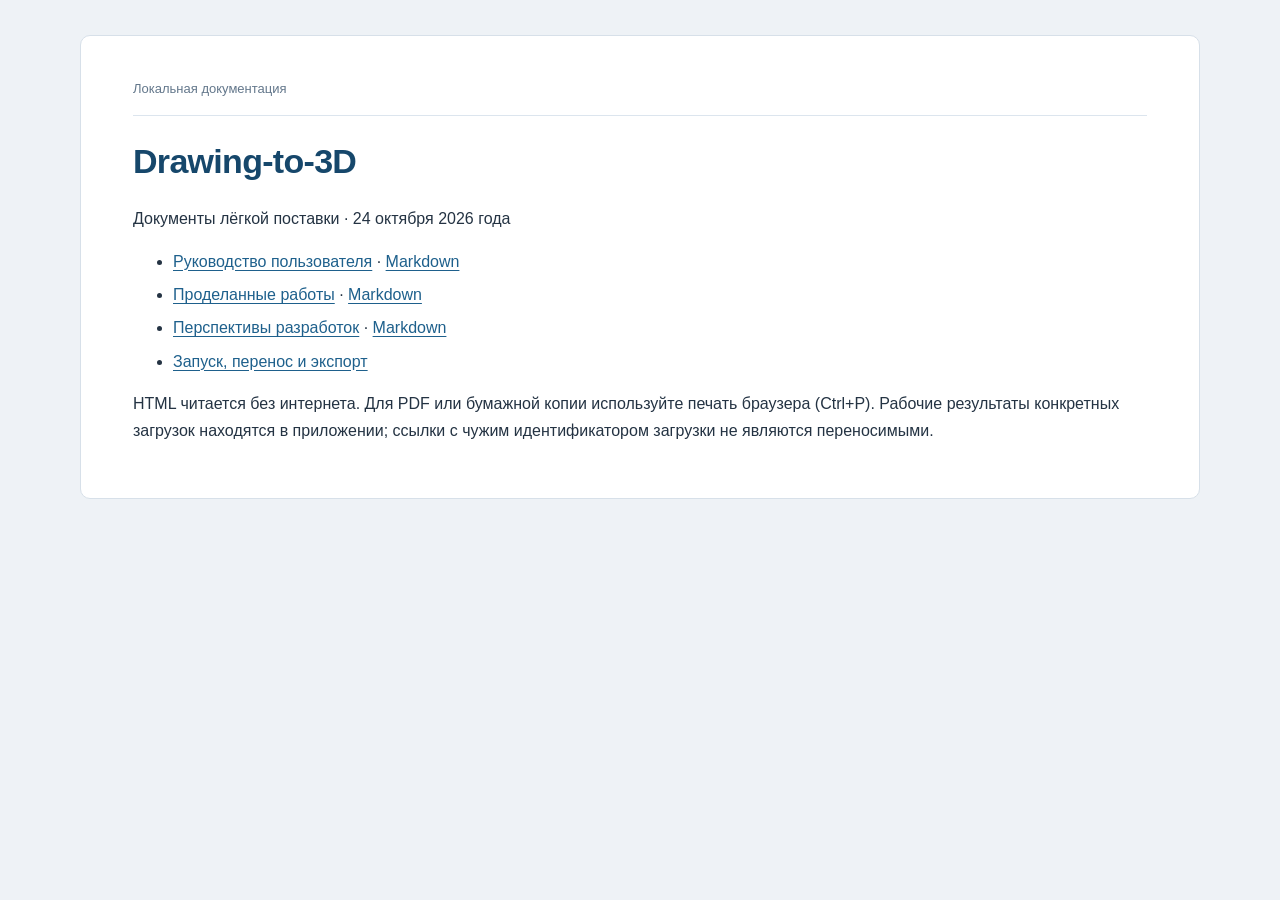
<file: docs/index.html>
<!doctype html><html lang="ru"><head><meta charset="utf-8"><meta name="viewport" content="width=device-width,initial-scale=1"><title>Документация Drawing-to-3D</title><style>
*{box-sizing:border-box}body{font:16px/1.65 "Segoe UI",Arial,sans-serif;color:#243343;background:#eef2f6;margin:0}
main{max-width:1120px;margin:35px auto;background:white;padding:42px 52px;border-radius:10px;border:1px solid #d7e0e9}
nav{font-size:13px;color:#63778b;border-bottom:1px solid #dce5ee;padding-bottom:16px;margin-bottom:25px}
h1{font-size:34px;line-height:1.2;letter-spacing:-.7px;margin:0 0 24px;color:#16476b}
h2{font-size:23px;line-height:1.35;margin:36px 0 14px;padding-top:12px;border-top:2px solid #edf2f7;color:#16476b}
h3{font-size:19px;margin-top:27px}p{margin:12px 0}a{color:#1e608c;text-underline-offset:3px}
table{border-collapse:collapse;width:100%;font-size:14px;line-height:1.5;margin:20px 0;table-layout:fixed}
th,td{border:1px solid #d8e1ea;padding:10px 12px;text-align:left;vertical-align:top;overflow-wrap:anywhere}
th{background:#eaf1f7;color:#16476b}tr:nth-child(even) td{background:#f8fafc}
code{background:#edf2f6;padding:2px 5px;border-radius:3px;font:13px/1.5 Consolas,monospace;overflow-wrap:anywhere}
pre{padding:18px;background:#172e43;color:#e5eef6;overflow:auto;border-radius:5px}pre code{background:none;color:inherit;padding:0}
li{margin:7px 0}strong{color:#193b56}.source{font-size:13px;margin-top:40px;color:#718091}
@media(max-width:800px){main{margin:0;padding:24px 18px;border:0;border-radius:0}h1{font-size:28px}table{font-size:12px}th,td{padding:7px}}
@page{size:A4;margin:18mm 15mm}@media print{body{background:white;font-size:10pt}main{margin:0;padding:0;border:0;max-width:none}nav,.source{display:none}h1{font-size:25pt}h2{font-size:16pt;break-after:avoid}h3{break-after:avoid}table{font-size:8pt}thead{display:table-header-group}tr{break-inside:avoid}pre{white-space:pre-wrap}a{color:inherit;text-decoration:none}}
</style></head><body><main><nav>Локальная документация</nav><h1>Drawing-to-3D</h1><p>Документы лёгкой поставки · 24 октября 2026 года</p><ul><li><a href="руководство пользователя.html">Руководство пользователя</a> · <a href="руководство пользователя.md">Markdown</a></li><li><a href="проделанные работы.html">Проделанные работы</a> · <a href="проделанные работы.md">Markdown</a></li><li><a href="перспективы разработок.html">Перспективы разработок</a> · <a href="перспективы разработок.md">Markdown</a></li><li><a href="../README.html">Запуск, перенос и экспорт</a></li></ul><p>HTML читается без интернета. Для PDF или бумажной копии используйте печать браузера (Ctrl+P). Рабочие результаты конкретных загрузок находятся в приложении; ссылки с чужим идентификатором загрузки не являются переносимыми.</p></main></body></html>
</file>
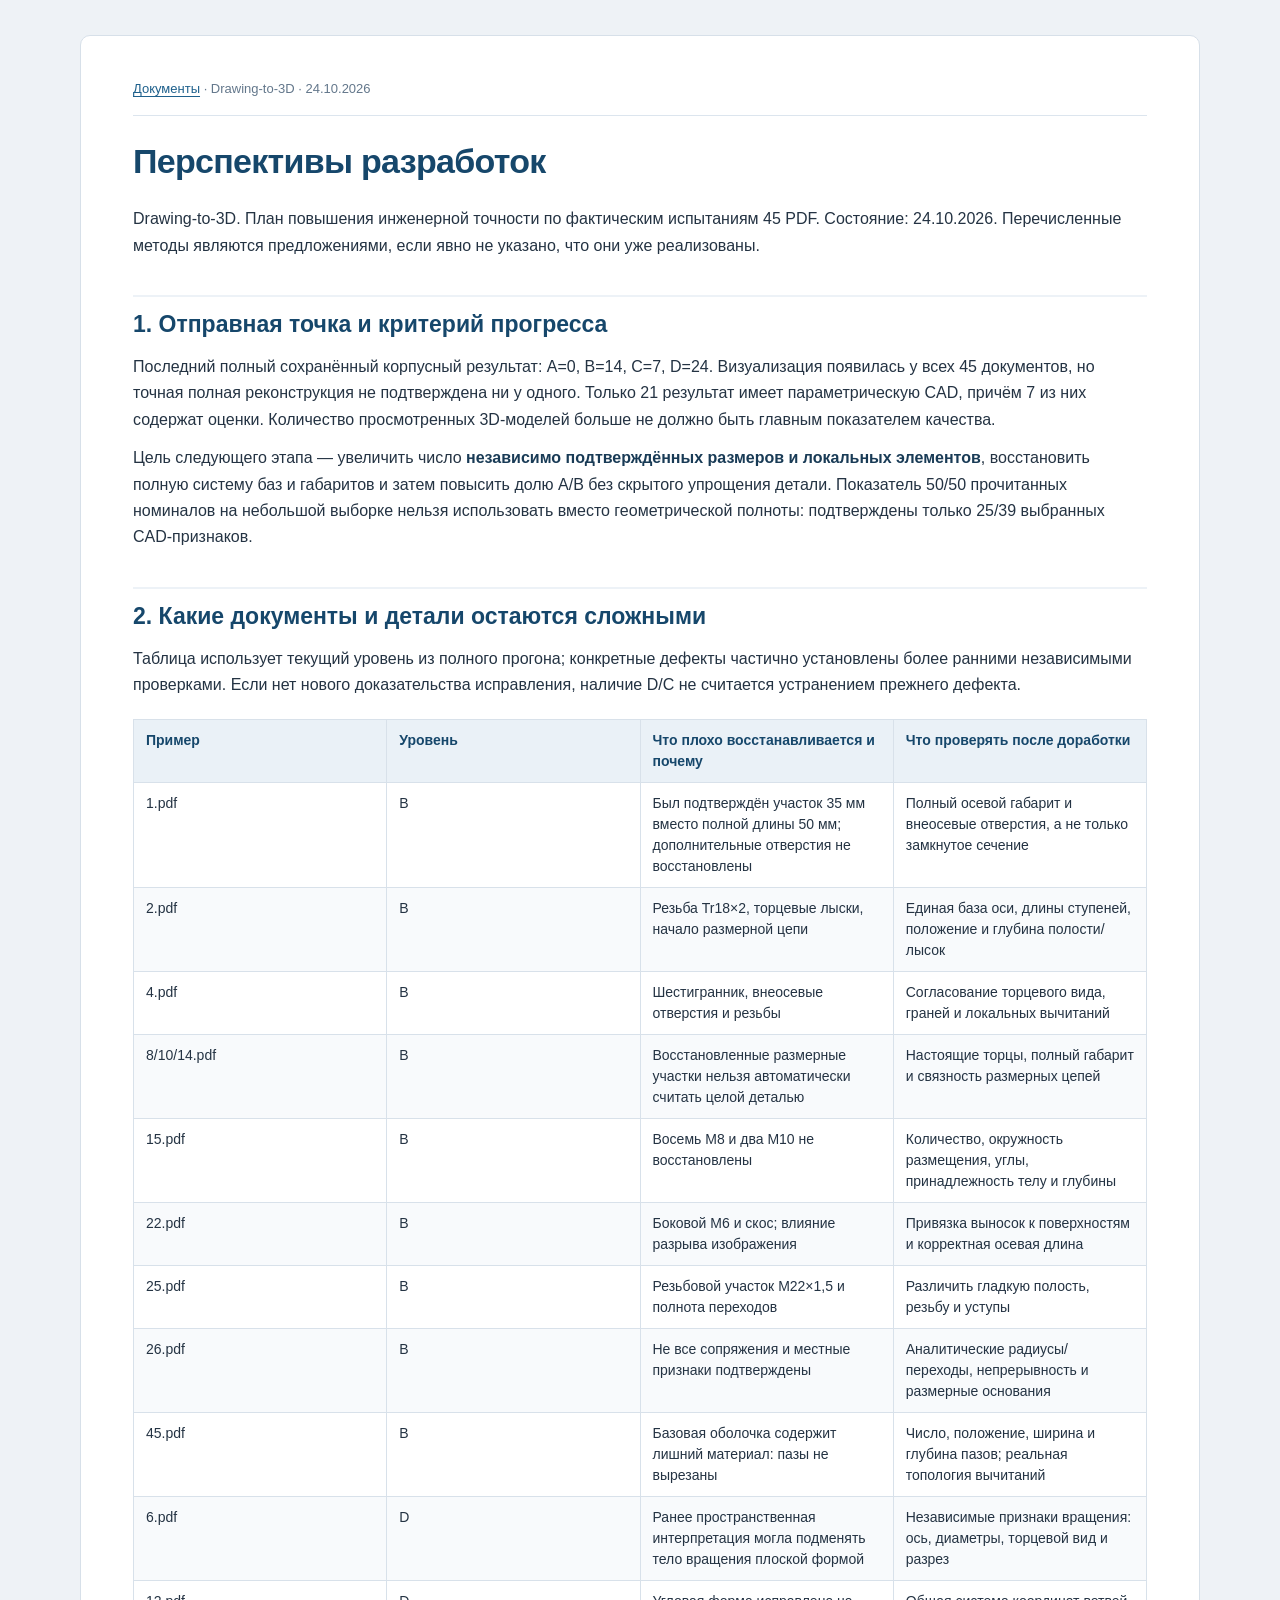
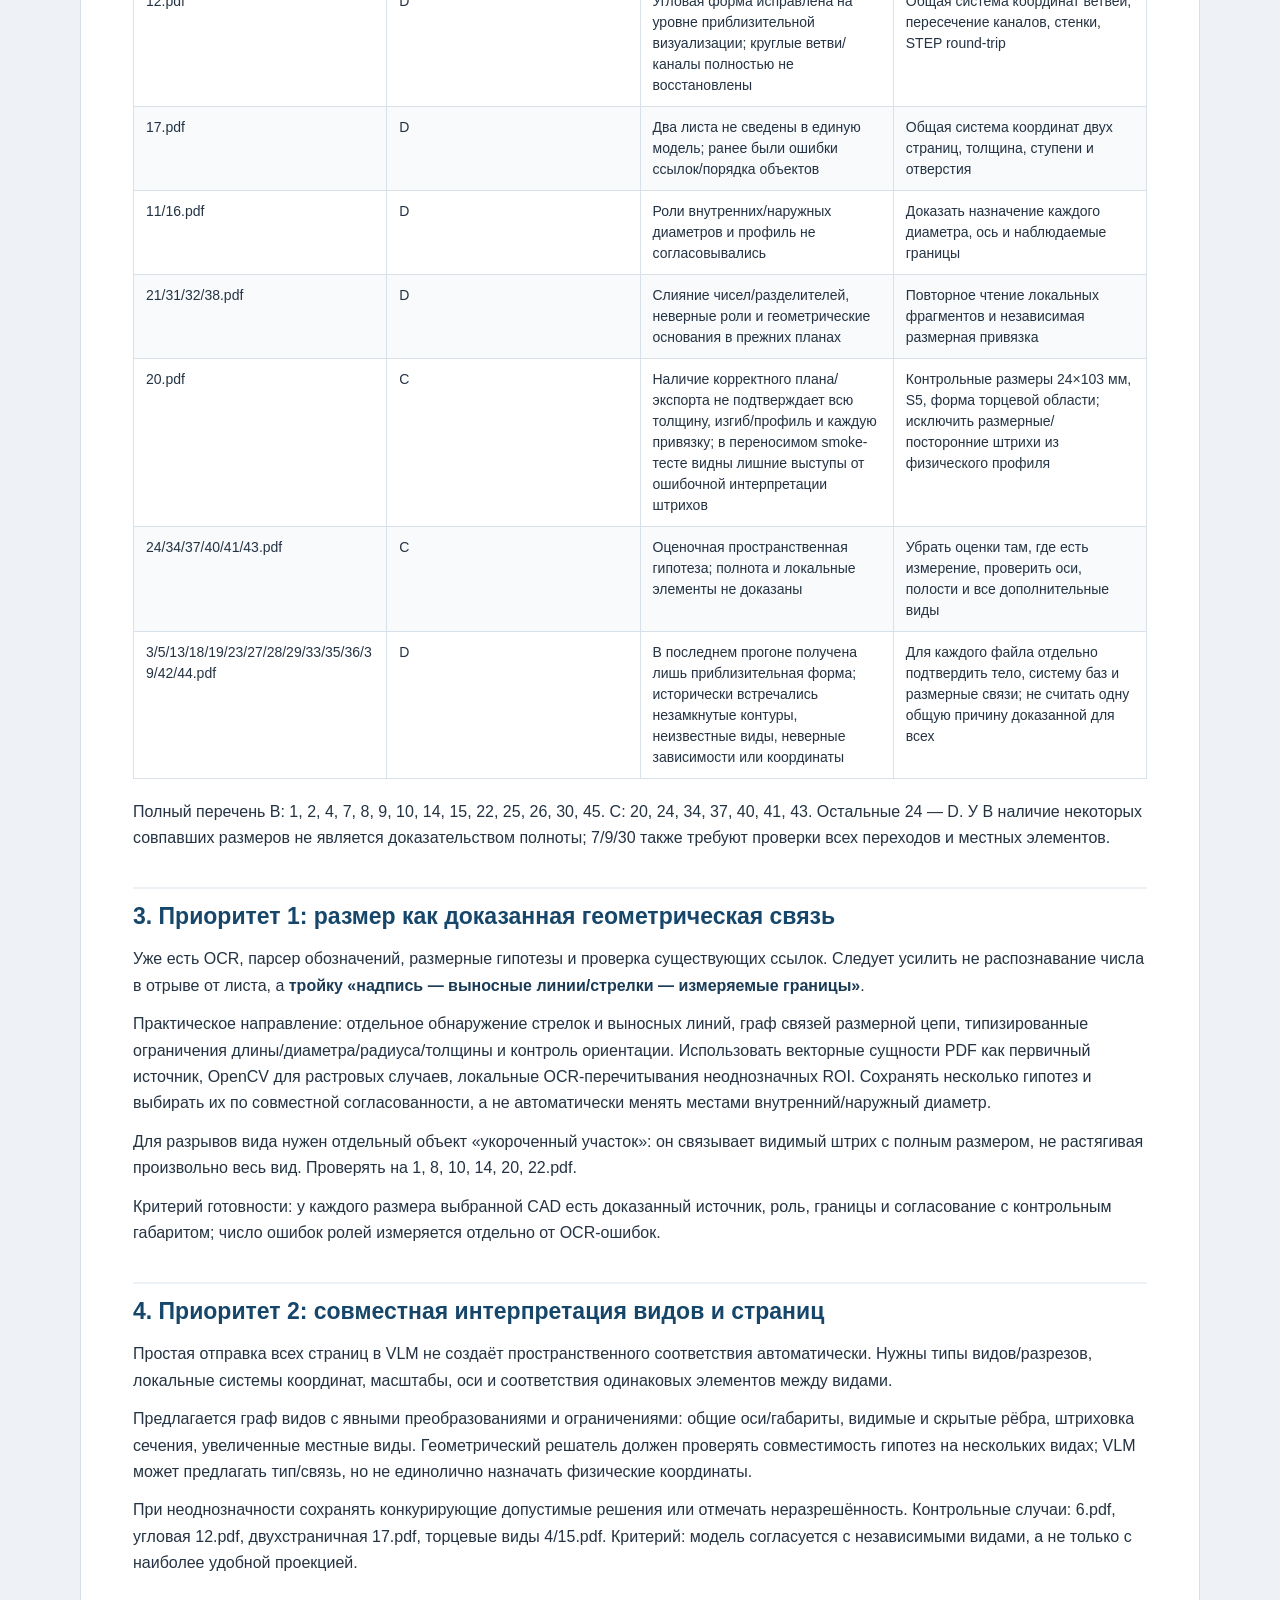
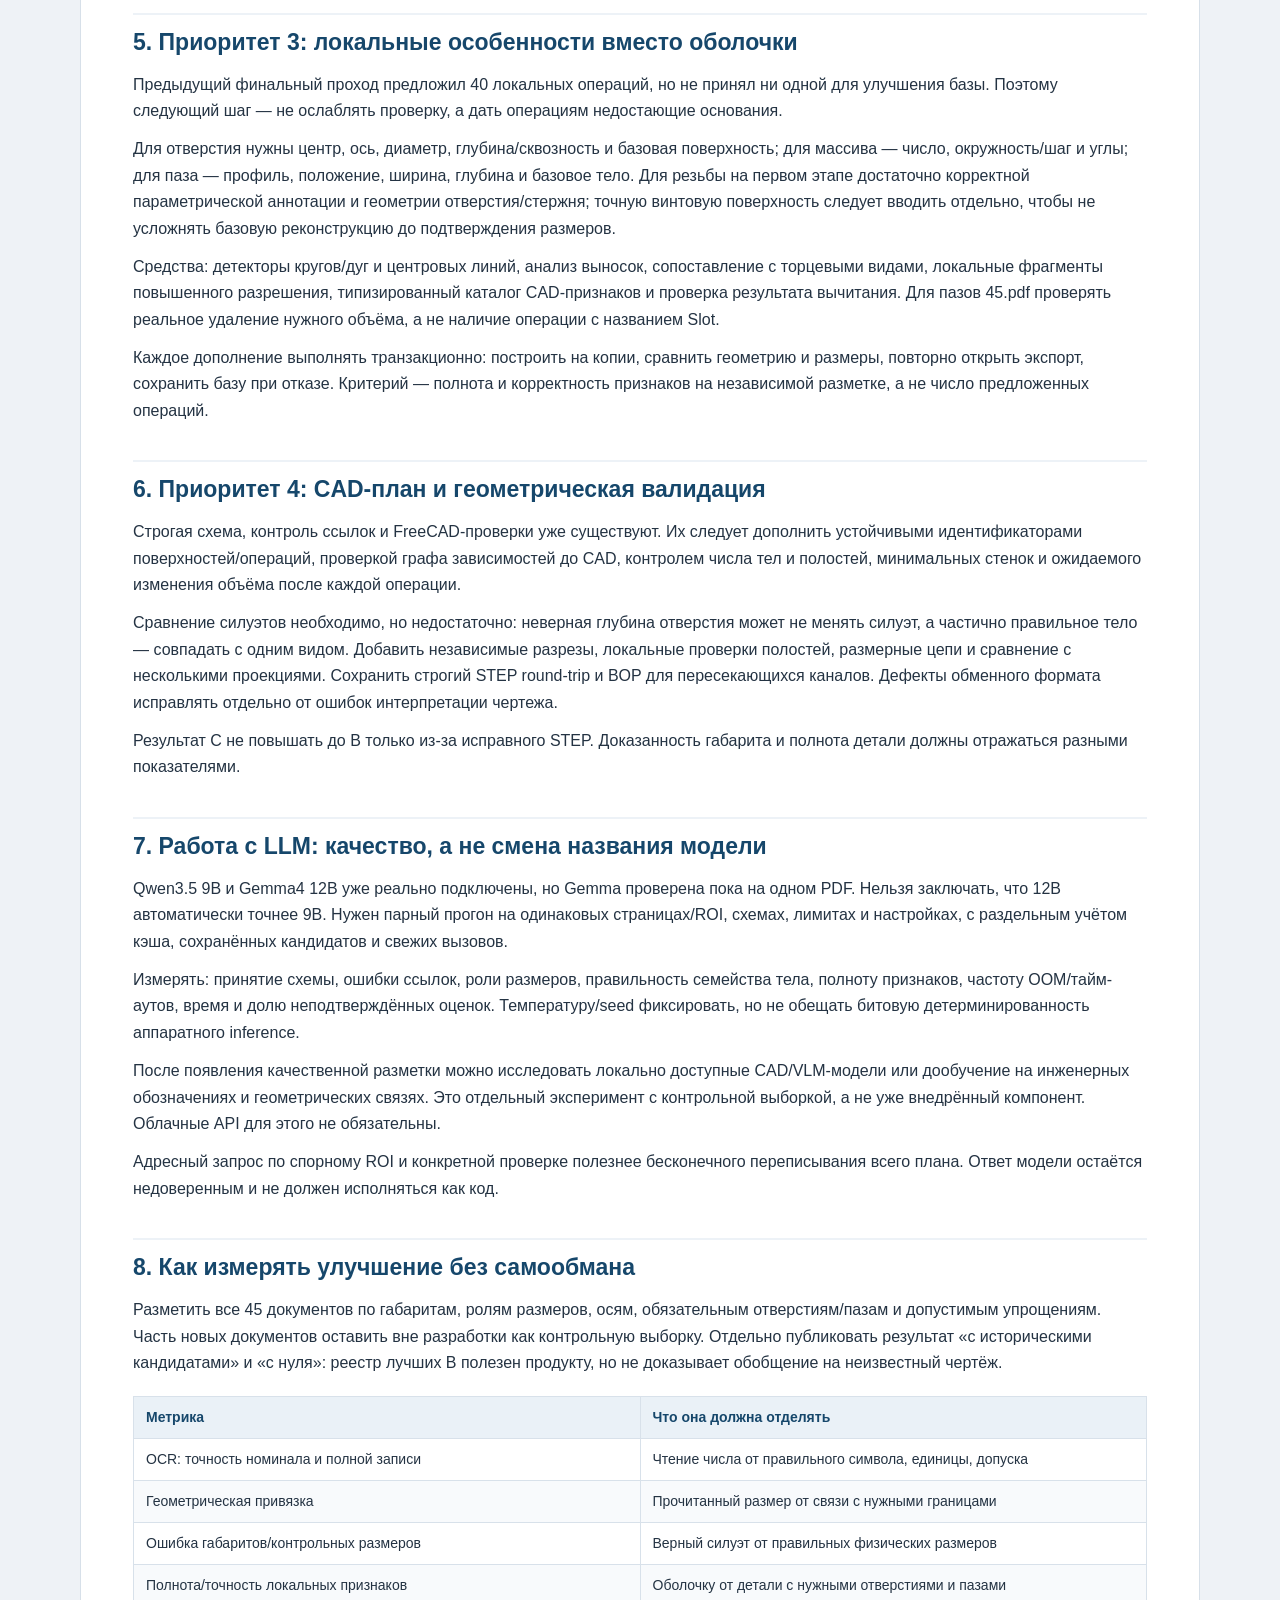
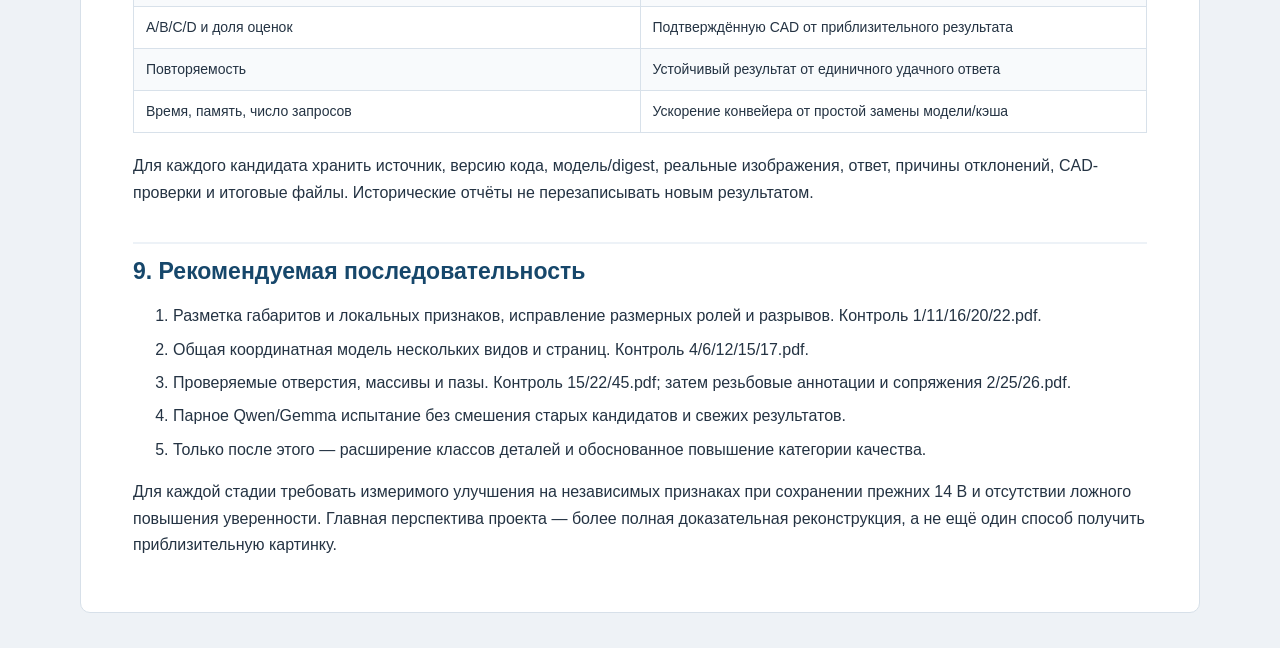
<file: docs/перспективы разработок.html>
<!doctype html><html lang="ru"><head><meta charset="utf-8"><meta name="viewport" content="width=device-width,initial-scale=1"><title>Перспективы разработок</title><style>
*{box-sizing:border-box}body{font:16px/1.65 "Segoe UI",Arial,sans-serif;color:#243343;background:#eef2f6;margin:0}
main{max-width:1120px;margin:35px auto;background:white;padding:42px 52px;border-radius:10px;border:1px solid #d7e0e9}
nav{font-size:13px;color:#63778b;border-bottom:1px solid #dce5ee;padding-bottom:16px;margin-bottom:25px}
h1{font-size:34px;line-height:1.2;letter-spacing:-.7px;margin:0 0 24px;color:#16476b}
h2{font-size:23px;line-height:1.35;margin:36px 0 14px;padding-top:12px;border-top:2px solid #edf2f7;color:#16476b}
h3{font-size:19px;margin-top:27px}p{margin:12px 0}a{color:#1e608c;text-underline-offset:3px}
table{border-collapse:collapse;width:100%;font-size:14px;line-height:1.5;margin:20px 0;table-layout:fixed}
th,td{border:1px solid #d8e1ea;padding:10px 12px;text-align:left;vertical-align:top;overflow-wrap:anywhere}
th{background:#eaf1f7;color:#16476b}tr:nth-child(even) td{background:#f8fafc}
code{background:#edf2f6;padding:2px 5px;border-radius:3px;font:13px/1.5 Consolas,monospace;overflow-wrap:anywhere}
pre{padding:18px;background:#172e43;color:#e5eef6;overflow:auto;border-radius:5px}pre code{background:none;color:inherit;padding:0}
li{margin:7px 0}strong{color:#193b56}.source{font-size:13px;margin-top:40px;color:#718091}
@media(max-width:800px){main{margin:0;padding:24px 18px;border:0;border-radius:0}h1{font-size:28px}table{font-size:12px}th,td{padding:7px}}
@page{size:A4;margin:18mm 15mm}@media print{body{background:white;font-size:10pt}main{margin:0;padding:0;border:0;max-width:none}nav,.source{display:none}h1{font-size:25pt}h2{font-size:16pt;break-after:avoid}h3{break-after:avoid}table{font-size:8pt}thead{display:table-header-group}tr{break-inside:avoid}pre{white-space:pre-wrap}a{color:inherit;text-decoration:none}}
</style></head><body><main><nav><a href="index.html">Документы</a> · Drawing-to-3D · 24.10.2026</nav><h1>Перспективы разработок</h1>
<p>Drawing-to-3D. План повышения инженерной точности по фактическим испытаниям 45 PDF. Состояние: 24.10.2026. Перечисленные методы являются предложениями, если явно не указано, что они уже реализованы.</p>
<h2>1. Отправная точка и критерий прогресса</h2>
<p>Последний полный сохранённый корпусный результат: A=0, B=14, C=7, D=24. Визуализация появилась у всех 45 документов, но точная полная реконструкция не подтверждена ни у одного. Только 21 результат имеет параметрическую CAD, причём 7 из них содержат оценки. Количество просмотренных 3D-моделей больше не должно быть главным показателем качества.</p>
<p>Цель следующего этапа — увеличить число <strong>независимо подтверждённых размеров и локальных элементов</strong>, восстановить полную систему баз и габаритов и затем повысить долю A/B без скрытого упрощения детали. Показатель 50/50 прочитанных номиналов на небольшой выборке нельзя использовать вместо геометрической полноты: подтверждены только 25/39 выбранных CAD-признаков.</p>
<h2>2. Какие документы и детали остаются сложными</h2>
<p>Таблица использует текущий уровень из полного прогона; конкретные дефекты частично установлены более ранними независимыми проверками. Если нет нового доказательства исправления, наличие D/C не считается устранением прежнего дефекта.</p>
<table><thead><tr><th>Пример</th><th>Уровень</th><th>Что плохо восстанавливается и почему</th><th>Что проверять после доработки</th></tr></thead><tbody><tr><td>1.pdf</td><td>B</td><td>Был подтверждён участок 35 мм вместо полной длины 50 мм; дополнительные отверстия не восстановлены</td><td>Полный осевой габарит и внеосевые отверстия, а не только замкнутое сечение</td></tr><tr><td>2.pdf</td><td>B</td><td>Резьба Tr18×2, торцевые лыски, начало размерной цепи</td><td>Единая база оси, длины ступеней, положение и глубина полости/лысок</td></tr><tr><td>4.pdf</td><td>B</td><td>Шестигранник, внеосевые отверстия и резьбы</td><td>Согласование торцевого вида, граней и локальных вычитаний</td></tr><tr><td>8/10/14.pdf</td><td>B</td><td>Восстановленные размерные участки нельзя автоматически считать целой деталью</td><td>Настоящие торцы, полный габарит и связность размерных цепей</td></tr><tr><td>15.pdf</td><td>B</td><td>Восемь M8 и два M10 не восстановлены</td><td>Количество, окружность размещения, углы, принадлежность телу и глубины</td></tr><tr><td>22.pdf</td><td>B</td><td>Боковой M6 и скос; влияние разрыва изображения</td><td>Привязка выносок к поверхностям и корректная осевая длина</td></tr><tr><td>25.pdf</td><td>B</td><td>Резьбовой участок M22×1,5 и полнота переходов</td><td>Различить гладкую полость, резьбу и уступы</td></tr><tr><td>26.pdf</td><td>B</td><td>Не все сопряжения и местные признаки подтверждены</td><td>Аналитические радиусы/переходы, непрерывность и размерные основания</td></tr><tr><td>45.pdf</td><td>B</td><td>Базовая оболочка содержит лишний материал: пазы не вырезаны</td><td>Число, положение, ширина и глубина пазов; реальная топология вычитаний</td></tr><tr><td>6.pdf</td><td>D</td><td>Ранее пространственная интерпретация могла подменять тело вращения плоской формой</td><td>Независимые признаки вращения: ось, диаметры, торцевой вид и разрез</td></tr><tr><td>12.pdf</td><td>D</td><td>Угловая форма исправлена на уровне приблизительной визуализации; круглые ветви/каналы полностью не восстановлены</td><td>Общая система координат ветвей, пересечение каналов, стенки, STEP round-trip</td></tr><tr><td>17.pdf</td><td>D</td><td>Два листа не сведены в единую модель; ранее были ошибки ссылок/порядка объектов</td><td>Общая система координат двух страниц, толщина, ступени и отверстия</td></tr><tr><td>11/16.pdf</td><td>D</td><td>Роли внутренних/наружных диаметров и профиль не согласовывались</td><td>Доказать назначение каждого диаметра, ось и наблюдаемые границы</td></tr><tr><td>21/31/32/38.pdf</td><td>D</td><td>Слияние чисел/разделителей, неверные роли и геометрические основания в прежних планах</td><td>Повторное чтение локальных фрагментов и независимая размерная привязка</td></tr><tr><td>20.pdf</td><td>C</td><td>Наличие корректного плана/экспорта не подтверждает всю толщину, изгиб/профиль и каждую привязку; в переносимом smoke-тесте видны лишние выступы от ошибочной интерпретации штрихов</td><td>Контрольные размеры 24×103 мм, S5, форма торцевой области; исключить размерные/посторонние штрихи из физического профиля</td></tr><tr><td>24/34/37/40/41/43.pdf</td><td>C</td><td>Оценочная пространственная гипотеза; полнота и локальные элементы не доказаны</td><td>Убрать оценки там, где есть измерение, проверить оси, полости и все дополнительные виды</td></tr><tr><td>3/5/13/18/19/23/27/28/29/33/35/36/39/42/44.pdf</td><td>D</td><td>В последнем прогоне получена лишь приблизительная форма; исторически встречались незамкнутые контуры, неизвестные виды, неверные зависимости или координаты</td><td>Для каждого файла отдельно подтвердить тело, систему баз и размерные связи; не считать одну общую причину доказанной для всех</td></tr></tbody></table>
<p>Полный перечень B: 1, 2, 4, 7, 8, 9, 10, 14, 15, 22, 25, 26, 30, 45. C: 20, 24, 34, 37, 40, 41, 43. Остальные 24 — D. У B наличие некоторых совпавших размеров не является доказательством полноты; 7/9/30 также требуют проверки всех переходов и местных элементов.</p>
<h2>3. Приоритет 1: размер как доказанная геометрическая связь</h2>
<p>Уже есть OCR, парсер обозначений, размерные гипотезы и проверка существующих ссылок. Следует усилить не распознавание числа в отрыве от листа, а <strong>тройку «надпись — выносные линии/стрелки — измеряемые границы»</strong>.</p>
<p>Практическое направление: отдельное обнаружение стрелок и выносных линий, граф связей размерной цепи, типизированные ограничения длины/диаметра/радиуса/толщины и контроль ориентации. Использовать векторные сущности PDF как первичный источник, OpenCV для растровых случаев, локальные OCR-перечитывания неоднозначных ROI. Сохранять несколько гипотез и выбирать их по совместной согласованности, а не автоматически менять местами внутренний/наружный диаметр.</p>
<p>Для разрывов вида нужен отдельный объект «укороченный участок»: он связывает видимый штрих с полным размером, не растягивая произвольно весь вид. Проверять на 1, 8, 10, 14, 20, 22.pdf.</p>
<p>Критерий готовности: у каждого размера выбранной CAD есть доказанный источник, роль, границы и согласование с контрольным габаритом; число ошибок ролей измеряется отдельно от OCR-ошибок.</p>
<h2>4. Приоритет 2: совместная интерпретация видов и страниц</h2>
<p>Простая отправка всех страниц в VLM не создаёт пространственного соответствия автоматически. Нужны типы видов/разрезов, локальные системы координат, масштабы, оси и соответствия одинаковых элементов между видами.</p>
<p>Предлагается граф видов с явными преобразованиями и ограничениями: общие оси/габариты, видимые и скрытые рёбра, штриховка сечения, увеличенные местные виды. Геометрический решатель должен проверять совместимость гипотез на нескольких видах; VLM может предлагать тип/связь, но не единолично назначать физические координаты.</p>
<p>При неоднозначности сохранять конкурирующие допустимые решения или отмечать неразрешённость. Контрольные случаи: 6.pdf, угловая 12.pdf, двухстраничная 17.pdf, торцевые виды 4/15.pdf. Критерий: модель согласуется с независимыми видами, а не только с наиболее удобной проекцией.</p>
<h2>5. Приоритет 3: локальные особенности вместо оболочки</h2>
<p>Предыдущий финальный проход предложил 40 локальных операций, но не принял ни одной для улучшения базы. Поэтому следующий шаг — не ослаблять проверку, а дать операциям недостающие основания.</p>
<p>Для отверстия нужны центр, ось, диаметр, глубина/сквозность и базовая поверхность; для массива — число, окружность/шаг и углы; для паза — профиль, положение, ширина, глубина и базовое тело. Для резьбы на первом этапе достаточно корректной параметрической аннотации и геометрии отверстия/стержня; точную винтовую поверхность следует вводить отдельно, чтобы не усложнять базовую реконструкцию до подтверждения размеров.</p>
<p>Средства: детекторы кругов/дуг и центровых линий, анализ выносок, сопоставление с торцевыми видами, локальные фрагменты повышенного разрешения, типизированный каталог CAD-признаков и проверка результата вычитания. Для пазов 45.pdf проверять реальное удаление нужного объёма, а не наличие операции с названием Slot.</p>
<p>Каждое дополнение выполнять транзакционно: построить на копии, сравнить геометрию и размеры, повторно открыть экспорт, сохранить базу при отказе. Критерий — полнота и корректность признаков на независимой разметке, а не число предложенных операций.</p>
<h2>6. Приоритет 4: CAD-план и геометрическая валидация</h2>
<p>Строгая схема, контроль ссылок и FreeCAD-проверки уже существуют. Их следует дополнить устойчивыми идентификаторами поверхностей/операций, проверкой графа зависимостей до CAD, контролем числа тел и полостей, минимальных стенок и ожидаемого изменения объёма после каждой операции.</p>
<p>Сравнение силуэтов необходимо, но недостаточно: неверная глубина отверстия может не менять силуэт, а частично правильное тело — совпадать с одним видом. Добавить независимые разрезы, локальные проверки полостей, размерные цепи и сравнение с несколькими проекциями. Сохранить строгий STEP round-trip и BOP для пересекающихся каналов. Дефекты обменного формата исправлять отдельно от ошибок интерпретации чертежа.</p>
<p>Результат C не повышать до B только из-за исправного STEP. Доказанность габарита и полнота детали должны отражаться разными показателями.</p>
<h2>7. Работа с LLM: качество, а не смена названия модели</h2>
<p>Qwen3.5 9B и Gemma4 12B уже реально подключены, но Gemma проверена пока на одном PDF. Нельзя заключать, что 12B автоматически точнее 9B. Нужен парный прогон на одинаковых страницах/ROI, схемах, лимитах и настройках, с раздельным учётом кэша, сохранённых кандидатов и свежих вызовов.</p>
<p>Измерять: принятие схемы, ошибки ссылок, роли размеров, правильность семейства тела, полноту признаков, частоту OOM/тайм-аутов, время и долю неподтверждённых оценок. Температуру/seed фиксировать, но не обещать битовую детерминированность аппаратного inference.</p>
<p>После появления качественной разметки можно исследовать локально доступные CAD/VLM-модели или дообучение на инженерных обозначениях и геометрических связях. Это отдельный эксперимент с контрольной выборкой, а не уже внедрённый компонент. Облачные API для этого не обязательны.</p>
<p>Адресный запрос по спорному ROI и конкретной проверке полезнее бесконечного переписывания всего плана. Ответ модели остаётся недоверенным и не должен исполняться как код.</p>
<h2>8. Как измерять улучшение без самообмана</h2>
<p>Разметить все 45 документов по габаритам, ролям размеров, осям, обязательным отверстиям/пазам и допустимым упрощениям. Часть новых документов оставить вне разработки как контрольную выборку. Отдельно публиковать результат «с историческими кандидатами» и «с нуля»: реестр лучших B полезен продукту, но не доказывает обобщение на неизвестный чертёж.</p>
<table><thead><tr><th>Метрика</th><th>Что она должна отделять</th></tr></thead><tbody><tr><td>OCR: точность номинала и полной записи</td><td>Чтение числа от правильного символа, единицы, допуска</td></tr><tr><td>Геометрическая привязка</td><td>Прочитанный размер от связи с нужными границами</td></tr><tr><td>Ошибка габаритов/контрольных размеров</td><td>Верный силуэт от правильных физических размеров</td></tr><tr><td>Полнота/точность локальных признаков</td><td>Оболочку от детали с нужными отверстиями и пазами</td></tr><tr><td>A/B/C/D и доля оценок</td><td>Подтверждённую CAD от приблизительного результата</td></tr><tr><td>Повторяемость</td><td>Устойчивый результат от единичного удачного ответа</td></tr><tr><td>Время, память, число запросов</td><td>Ускорение конвейера от простой замены модели/кэша</td></tr></tbody></table>
<p>Для каждого кандидата хранить источник, версию кода, модель/digest, реальные изображения, ответ, причины отклонений, CAD-проверки и итоговые файлы. Исторические отчёты не перезаписывать новым результатом.</p>
<h2>9. Рекомендуемая последовательность</h2>
<ol><li>Разметка габаритов и локальных признаков, исправление размерных ролей и разрывов. Контроль 1/11/16/20/22.pdf.</li><li>Общая координатная модель нескольких видов и страниц. Контроль 4/6/12/15/17.pdf.</li><li>Проверяемые отверстия, массивы и пазы. Контроль 15/22/45.pdf; затем резьбовые аннотации и сопряжения 2/25/26.pdf.</li><li>Парное Qwen/Gemma испытание без смешения старых кандидатов и свежих результатов.</li><li>Только после этого — расширение классов деталей и обоснованное повышение категории качества.</li></ol>
<p>Для каждой стадии требовать измеримого улучшения на независимых признаках при сохранении прежних 14 B и отсутствии ложного повышения уверенности. Главная перспектива проекта — более полная доказательная реконструкция, а не ещё один способ получить приблизительную картинку.</p></main></body></html>
</file>
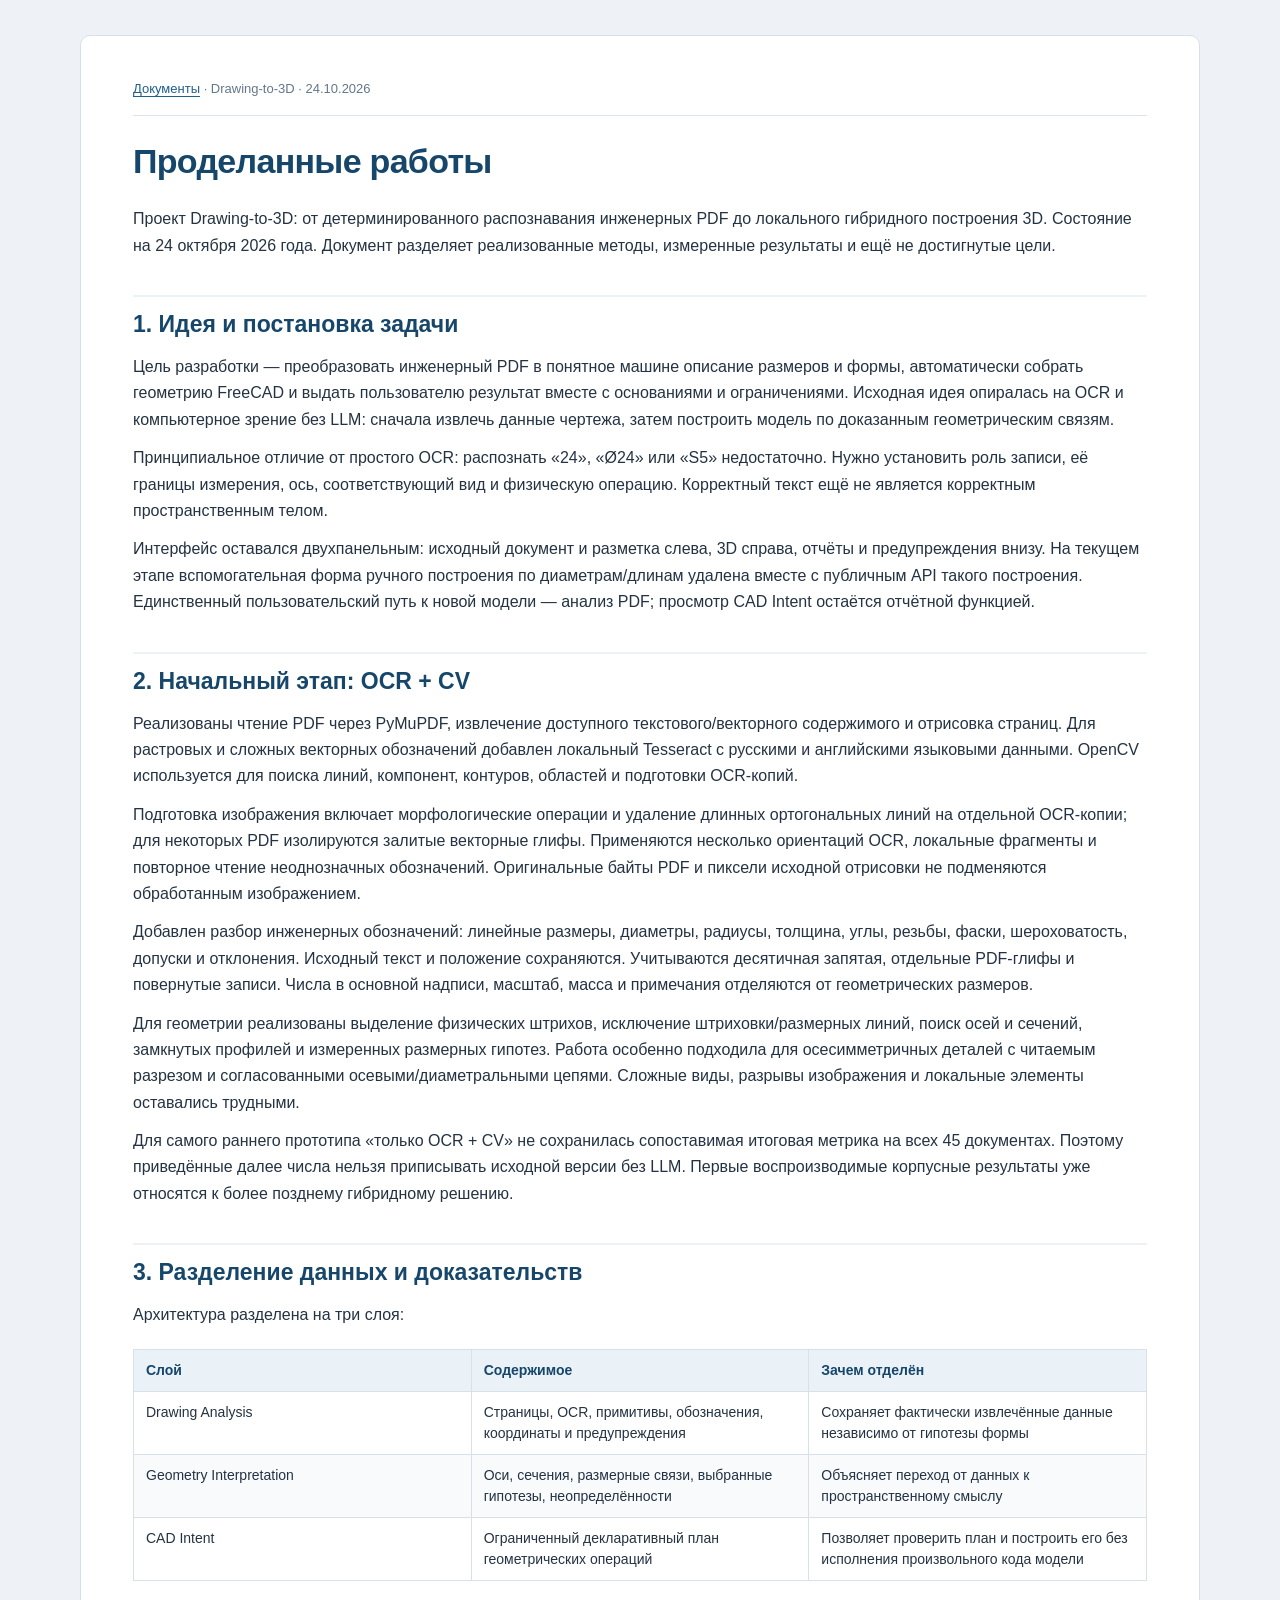
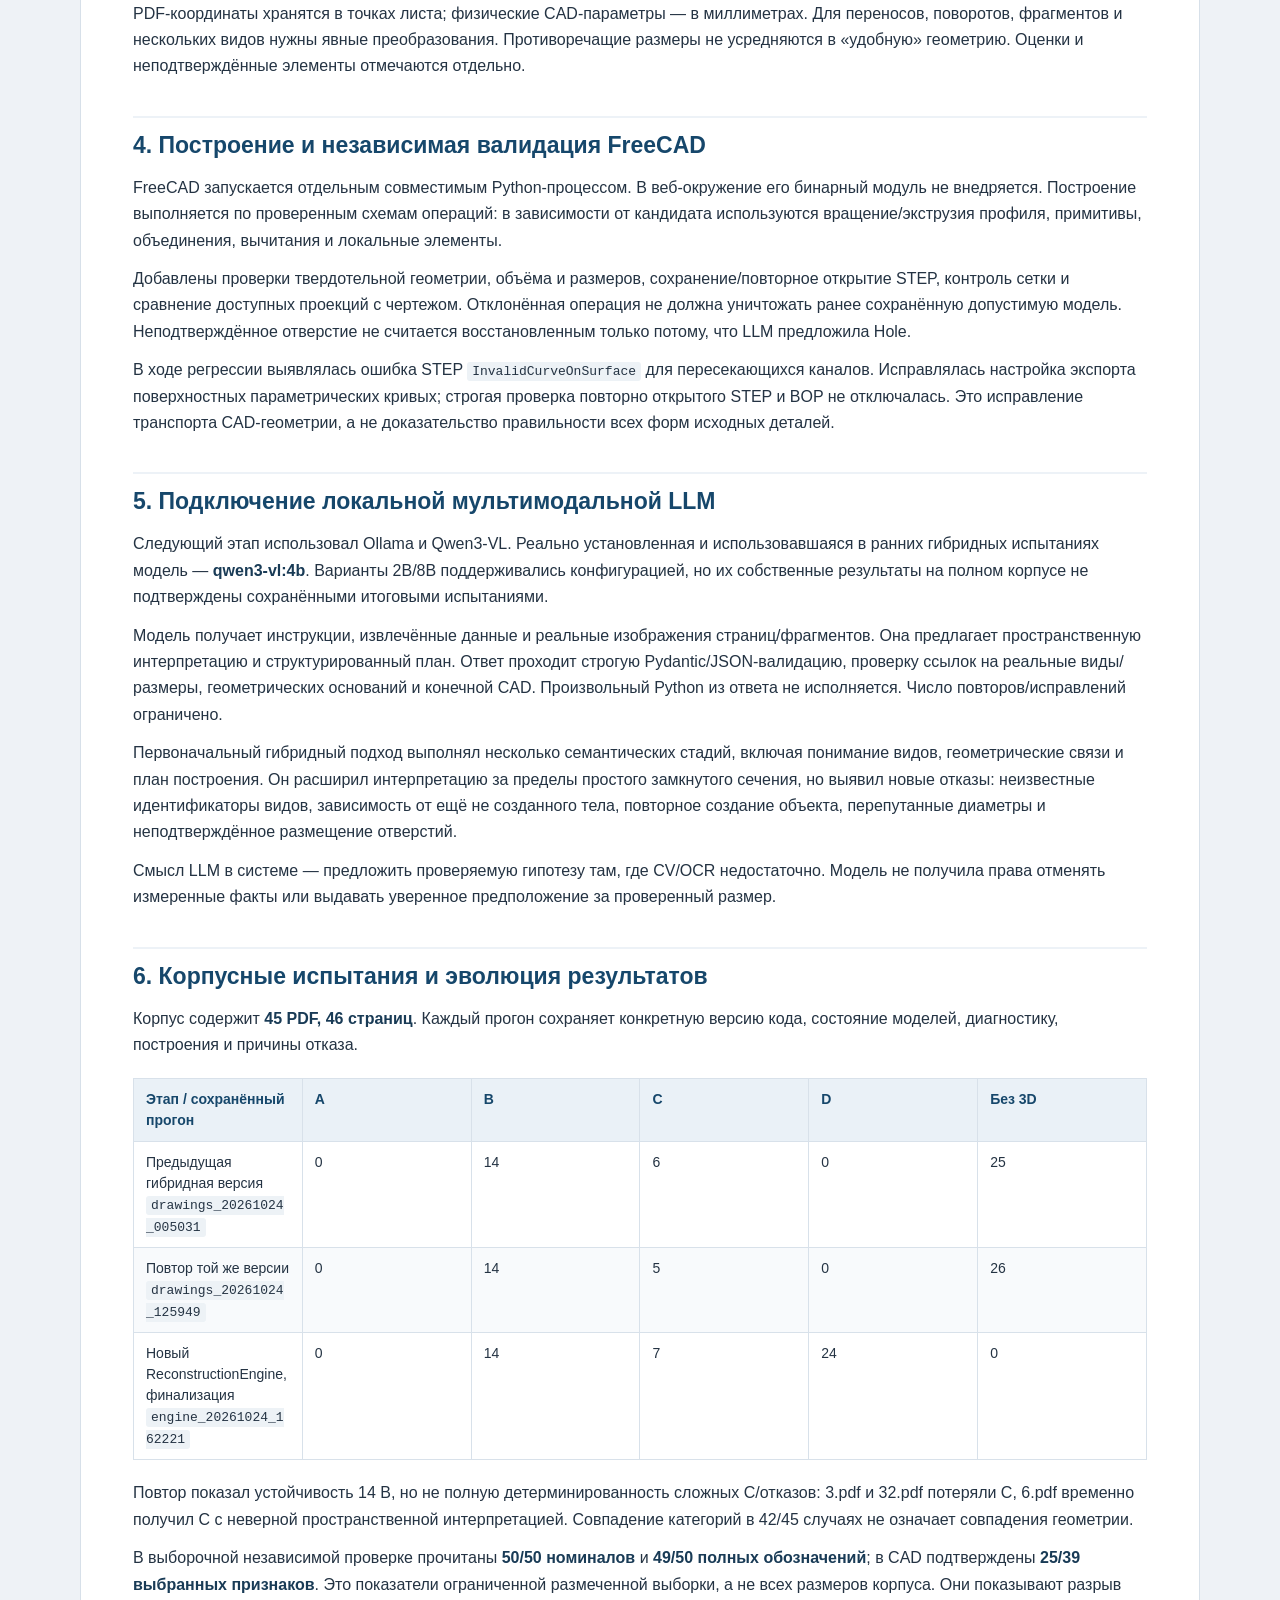
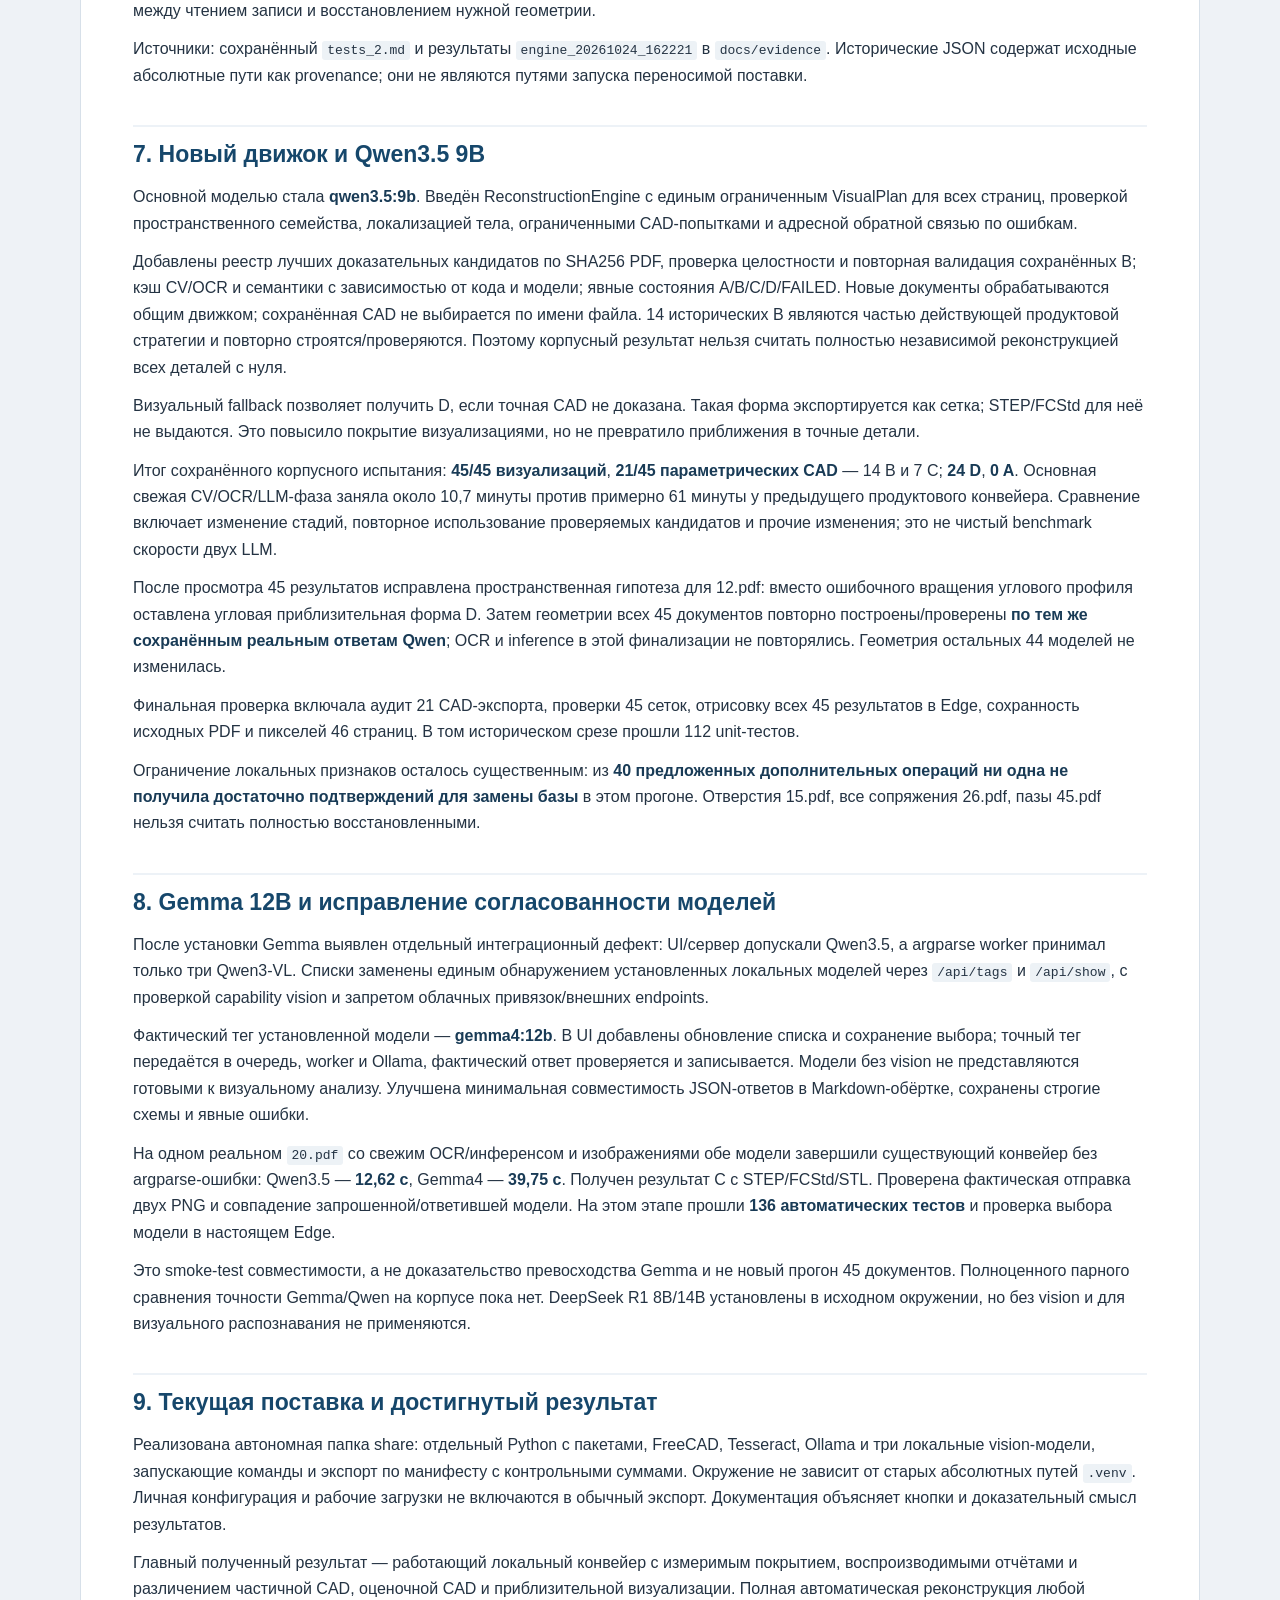
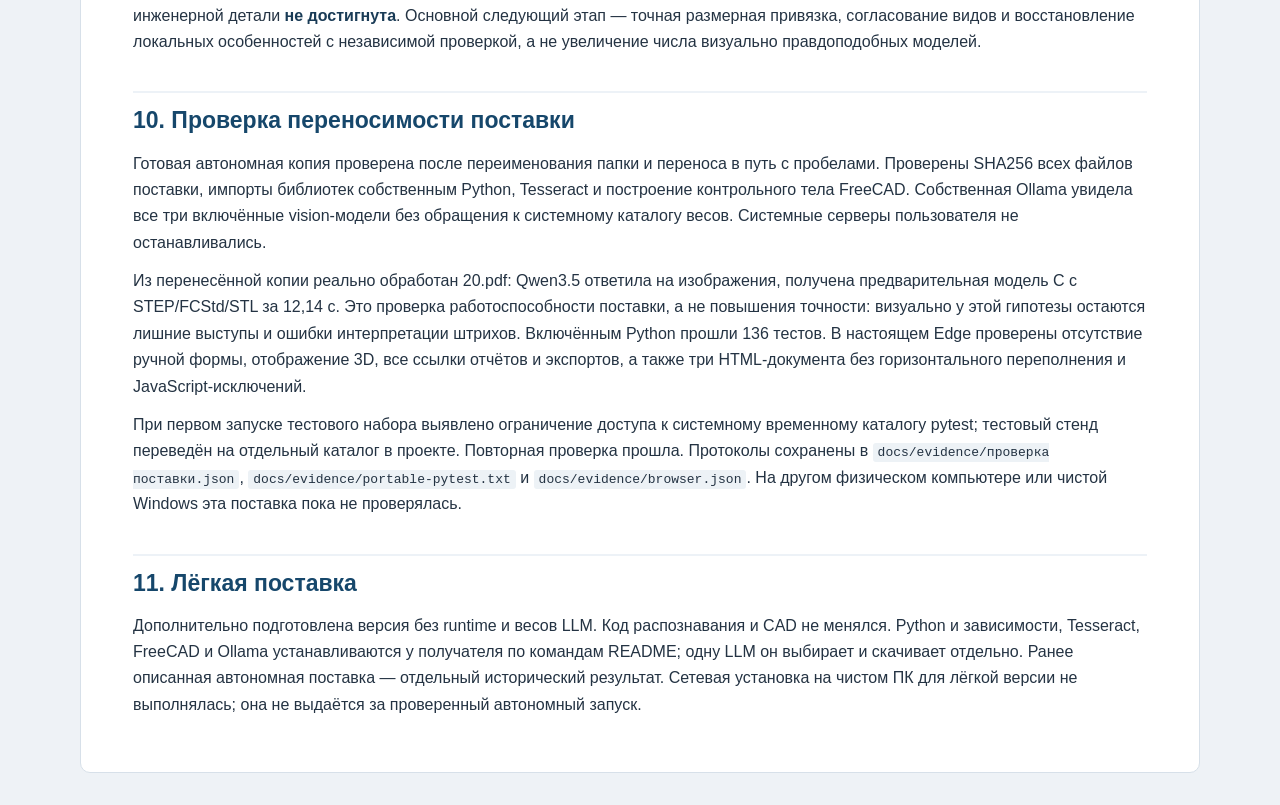
<file: docs/проделанные работы.html>
<!doctype html><html lang="ru"><head><meta charset="utf-8"><meta name="viewport" content="width=device-width,initial-scale=1"><title>Проделанные работы</title><style>
*{box-sizing:border-box}body{font:16px/1.65 "Segoe UI",Arial,sans-serif;color:#243343;background:#eef2f6;margin:0}
main{max-width:1120px;margin:35px auto;background:white;padding:42px 52px;border-radius:10px;border:1px solid #d7e0e9}
nav{font-size:13px;color:#63778b;border-bottom:1px solid #dce5ee;padding-bottom:16px;margin-bottom:25px}
h1{font-size:34px;line-height:1.2;letter-spacing:-.7px;margin:0 0 24px;color:#16476b}
h2{font-size:23px;line-height:1.35;margin:36px 0 14px;padding-top:12px;border-top:2px solid #edf2f7;color:#16476b}
h3{font-size:19px;margin-top:27px}p{margin:12px 0}a{color:#1e608c;text-underline-offset:3px}
table{border-collapse:collapse;width:100%;font-size:14px;line-height:1.5;margin:20px 0;table-layout:fixed}
th,td{border:1px solid #d8e1ea;padding:10px 12px;text-align:left;vertical-align:top;overflow-wrap:anywhere}
th{background:#eaf1f7;color:#16476b}tr:nth-child(even) td{background:#f8fafc}
code{background:#edf2f6;padding:2px 5px;border-radius:3px;font:13px/1.5 Consolas,monospace;overflow-wrap:anywhere}
pre{padding:18px;background:#172e43;color:#e5eef6;overflow:auto;border-radius:5px}pre code{background:none;color:inherit;padding:0}
li{margin:7px 0}strong{color:#193b56}.source{font-size:13px;margin-top:40px;color:#718091}
@media(max-width:800px){main{margin:0;padding:24px 18px;border:0;border-radius:0}h1{font-size:28px}table{font-size:12px}th,td{padding:7px}}
@page{size:A4;margin:18mm 15mm}@media print{body{background:white;font-size:10pt}main{margin:0;padding:0;border:0;max-width:none}nav,.source{display:none}h1{font-size:25pt}h2{font-size:16pt;break-after:avoid}h3{break-after:avoid}table{font-size:8pt}thead{display:table-header-group}tr{break-inside:avoid}pre{white-space:pre-wrap}a{color:inherit;text-decoration:none}}
</style></head><body><main><nav><a href="index.html">Документы</a> · Drawing-to-3D · 24.10.2026</nav><h1>Проделанные работы</h1>
<p>Проект Drawing-to-3D: от детерминированного распознавания инженерных PDF до локального гибридного построения 3D. Состояние на 24 октября 2026 года. Документ разделяет реализованные методы, измеренные результаты и ещё не достигнутые цели.</p>
<h2>1. Идея и постановка задачи</h2>
<p>Цель разработки — преобразовать инженерный PDF в понятное машине описание размеров и формы, автоматически собрать геометрию FreeCAD и выдать пользователю результат вместе с основаниями и ограничениями. Исходная идея опиралась на OCR и компьютерное зрение без LLM: сначала извлечь данные чертежа, затем построить модель по доказанным геометрическим связям.</p>
<p>Принципиальное отличие от простого OCR: распознать «24», «Ø24» или «S5» недостаточно. Нужно установить роль записи, её границы измерения, ось, соответствующий вид и физическую операцию. Корректный текст ещё не является корректным пространственным телом.</p>
<p>Интерфейс оставался двухпанельным: исходный документ и разметка слева, 3D справа, отчёты и предупреждения внизу. На текущем этапе вспомогательная форма ручного построения по диаметрам/длинам удалена вместе с публичным API такого построения. Единственный пользовательский путь к новой модели — анализ PDF; просмотр CAD Intent остаётся отчётной функцией.</p>
<h2>2. Начальный этап: OCR + CV</h2>
<p>Реализованы чтение PDF через PyMuPDF, извлечение доступного текстового/векторного содержимого и отрисовка страниц. Для растровых и сложных векторных обозначений добавлен локальный Tesseract с русскими и английскими языковыми данными. OpenCV используется для поиска линий, компонент, контуров, областей и подготовки OCR-копий.</p>
<p>Подготовка изображения включает морфологические операции и удаление длинных ортогональных линий на отдельной OCR-копии; для некоторых PDF изолируются залитые векторные глифы. Применяются несколько ориентаций OCR, локальные фрагменты и повторное чтение неоднозначных обозначений. Оригинальные байты PDF и пиксели исходной отрисовки не подменяются обработанным изображением.</p>
<p>Добавлен разбор инженерных обозначений: линейные размеры, диаметры, радиусы, толщина, углы, резьбы, фаски, шероховатость, допуски и отклонения. Исходный текст и положение сохраняются. Учитываются десятичная запятая, отдельные PDF-глифы и повернутые записи. Числа в основной надписи, масштаб, масса и примечания отделяются от геометрических размеров.</p>
<p>Для геометрии реализованы выделение физических штрихов, исключение штриховки/размерных линий, поиск осей и сечений, замкнутых профилей и измеренных размерных гипотез. Работа особенно подходила для осесимметричных деталей с читаемым разрезом и согласованными осевыми/диаметральными цепями. Сложные виды, разрывы изображения и локальные элементы оставались трудными.</p>
<p>Для самого раннего прототипа «только OCR + CV» не сохранилась сопоставимая итоговая метрика на всех 45 документах. Поэтому приведённые далее числа нельзя приписывать исходной версии без LLM. Первые воспроизводимые корпусные результаты уже относятся к более позднему гибридному решению.</p>
<h2>3. Разделение данных и доказательств</h2>
<p>Архитектура разделена на три слоя:</p>
<table><thead><tr><th>Слой</th><th>Содержимое</th><th>Зачем отделён</th></tr></thead><tbody><tr><td>Drawing Analysis</td><td>Страницы, OCR, примитивы, обозначения, координаты и предупреждения</td><td>Сохраняет фактически извлечённые данные независимо от гипотезы формы</td></tr><tr><td>Geometry Interpretation</td><td>Оси, сечения, размерные связи, выбранные гипотезы, неопределённости</td><td>Объясняет переход от данных к пространственному смыслу</td></tr><tr><td>CAD Intent</td><td>Ограниченный декларативный план геометрических операций</td><td>Позволяет проверить план и построить его без исполнения произвольного кода модели</td></tr></tbody></table>
<p>PDF-координаты хранятся в точках листа; физические CAD-параметры — в миллиметрах. Для переносов, поворотов, фрагментов и нескольких видов нужны явные преобразования. Противоречащие размеры не усредняются в «удобную» геометрию. Оценки и неподтверждённые элементы отмечаются отдельно.</p>
<h2>4. Построение и независимая валидация FreeCAD</h2>
<p>FreeCAD запускается отдельным совместимым Python-процессом. В веб-окружение его бинарный модуль не внедряется. Построение выполняется по проверенным схемам операций: в зависимости от кандидата используются вращение/экструзия профиля, примитивы, объединения, вычитания и локальные элементы.</p>
<p>Добавлены проверки твердотельной геометрии, объёма и размеров, сохранение/повторное открытие STEP, контроль сетки и сравнение доступных проекций с чертежом. Отклонённая операция не должна уничтожать ранее сохранённую допустимую модель. Неподтверждённое отверстие не считается восстановленным только потому, что LLM предложила Hole.</p>
<p>В ходе регрессии выявлялась ошибка STEP <code>InvalidCurveOnSurface</code> для пересекающихся каналов. Исправлялась настройка экспорта поверхностных параметрических кривых; строгая проверка повторно открытого STEP и BOP не отключалась. Это исправление транспорта CAD-геометрии, а не доказательство правильности всех форм исходных деталей.</p>
<h2>5. Подключение локальной мультимодальной LLM</h2>
<p>Следующий этап использовал Ollama и Qwen3-VL. Реально установленная и использовавшаяся в ранних гибридных испытаниях модель — <strong>qwen3-vl:4b</strong>. Варианты 2B/8B поддерживались конфигурацией, но их собственные результаты на полном корпусе не подтверждены сохранёнными итоговыми испытаниями.</p>
<p>Модель получает инструкции, извлечённые данные и реальные изображения страниц/фрагментов. Она предлагает пространственную интерпретацию и структурированный план. Ответ проходит строгую Pydantic/JSON-валидацию, проверку ссылок на реальные виды/размеры, геометрических оснований и конечной CAD. Произвольный Python из ответа не исполняется. Число повторов/исправлений ограничено.</p>
<p>Первоначальный гибридный подход выполнял несколько семантических стадий, включая понимание видов, геометрические связи и план построения. Он расширил интерпретацию за пределы простого замкнутого сечения, но выявил новые отказы: неизвестные идентификаторы видов, зависимость от ещё не созданного тела, повторное создание объекта, перепутанные диаметры и неподтверждённое размещение отверстий.</p>
<p>Смысл LLM в системе — предложить проверяемую гипотезу там, где CV/OCR недостаточно. Модель не получила права отменять измеренные факты или выдавать уверенное предположение за проверенный размер.</p>
<h2>6. Корпусные испытания и эволюция результатов</h2>
<p>Корпус содержит <strong>45 PDF, 46 страниц</strong>. Каждый прогон сохраняет конкретную версию кода, состояние моделей, диагностику, построения и причины отказа.</p>
<table><thead><tr><th>Этап / сохранённый прогон</th><th>A</th><th>B</th><th>C</th><th>D</th><th>Без 3D</th></tr></thead><tbody><tr><td>Предыдущая гибридная версия <code>drawings_20261024_005031</code></td><td>0</td><td>14</td><td>6</td><td>0</td><td>25</td></tr><tr><td>Повтор той же версии <code>drawings_20261024_125949</code></td><td>0</td><td>14</td><td>5</td><td>0</td><td>26</td></tr><tr><td>Новый ReconstructionEngine, финализация <code>engine_20261024_162221</code></td><td>0</td><td>14</td><td>7</td><td>24</td><td>0</td></tr></tbody></table>
<p>Повтор показал устойчивость 14 B, но не полную детерминированность сложных C/отказов: 3.pdf и 32.pdf потеряли C, 6.pdf временно получил C с неверной пространственной интерпретацией. Совпадение категорий в 42/45 случаях не означает совпадения геометрии.</p>
<p>В выборочной независимой проверке прочитаны <strong>50/50 номиналов</strong> и <strong>49/50 полных обозначений</strong>; в CAD подтверждены <strong>25/39 выбранных признаков</strong>. Это показатели ограниченной размеченной выборки, а не всех размеров корпуса. Они показывают разрыв между чтением записи и восстановлением нужной геометрии.</p>
<p>Источники: сохранённый <code>tests_2.md</code> и результаты <code>engine_20261024_162221</code> в <code>docs/evidence</code>. Исторические JSON содержат исходные абсолютные пути как provenance; они не являются путями запуска переносимой поставки.</p>
<h2>7. Новый движок и Qwen3.5 9B</h2>
<p>Основной моделью стала <strong>qwen3.5:9b</strong>. Введён ReconstructionEngine с единым ограниченным VisualPlan для всех страниц, проверкой пространственного семейства, локализацией тела, ограниченными CAD-попытками и адресной обратной связью по ошибкам.</p>
<p>Добавлены реестр лучших доказательных кандидатов по SHA256 PDF, проверка целостности и повторная валидация сохранённых B; кэш CV/OCR и семантики с зависимостью от кода и модели; явные состояния A/B/C/D/FAILED. Новые документы обрабатываются общим движком; сохранённая CAD не выбирается по имени файла. 14 исторических B являются частью действующей продуктовой стратегии и повторно строятся/проверяются. Поэтому корпусный результат нельзя считать полностью независимой реконструкцией всех деталей с нуля.</p>
<p>Визуальный fallback позволяет получить D, если точная CAD не доказана. Такая форма экспортируется как сетка; STEP/FCStd для неё не выдаются. Это повысило покрытие визуализациями, но не превратило приближения в точные детали.</p>
<p>Итог сохранённого корпусного испытания: <strong>45/45 визуализаций</strong>, <strong>21/45 параметрических CAD</strong> — 14 B и 7 C; <strong>24 D</strong>, <strong>0 A</strong>. Основная свежая CV/OCR/LLM-фаза заняла около 10,7 минуты против примерно 61 минуты у предыдущего продуктового конвейера. Сравнение включает изменение стадий, повторное использование проверяемых кандидатов и прочие изменения; это не чистый benchmark скорости двух LLM.</p>
<p>После просмотра 45 результатов исправлена пространственная гипотеза для 12.pdf: вместо ошибочного вращения углового профиля оставлена угловая приблизительная форма D. Затем геометрии всех 45 документов повторно построены/проверены <strong>по тем же сохранённым реальным ответам Qwen</strong>; OCR и inference в этой финализации не повторялись. Геометрия остальных 44 моделей не изменилась.</p>
<p>Финальная проверка включала аудит 21 CAD-экспорта, проверки 45 сеток, отрисовку всех 45 результатов в Edge, сохранность исходных PDF и пикселей 46 страниц. В том историческом срезе прошли 112 unit-тестов.</p>
<p>Ограничение локальных признаков осталось существенным: из <strong>40 предложенных дополнительных операций ни одна не получила достаточно подтверждений для замены базы</strong> в этом прогоне. Отверстия 15.pdf, все сопряжения 26.pdf, пазы 45.pdf нельзя считать полностью восстановленными.</p>
<h2>8. Gemma 12B и исправление согласованности моделей</h2>
<p>После установки Gemma выявлен отдельный интеграционный дефект: UI/сервер допускали Qwen3.5, а argparse worker принимал только три Qwen3-VL. Списки заменены единым обнаружением установленных локальных моделей через <code>/api/tags</code> и <code>/api/show</code>, с проверкой capability vision и запретом облачных привязок/внешних endpoints.</p>
<p>Фактический тег установленной модели — <strong>gemma4:12b</strong>. В UI добавлены обновление списка и сохранение выбора; точный тег передаётся в очередь, worker и Ollama, фактический ответ проверяется и записывается. Модели без vision не представляются готовыми к визуальному анализу. Улучшена минимальная совместимость JSON-ответов в Markdown-обёртке, сохранены строгие схемы и явные ошибки.</p>
<p>На одном реальном <code>20.pdf</code> со свежим OCR/инференсом и изображениями обе модели завершили существующий конвейер без argparse-ошибки: Qwen3.5 — <strong>12,62 с</strong>, Gemma4 — <strong>39,75 с</strong>. Получен результат C с STEP/FCStd/STL. Проверена фактическая отправка двух PNG и совпадение запрошенной/ответившей модели. На этом этапе прошли <strong>136 автоматических тестов</strong> и проверка выбора модели в настоящем Edge.</p>
<p>Это smoke-test совместимости, а не доказательство превосходства Gemma и не новый прогон 45 документов. Полноценного парного сравнения точности Gemma/Qwen на корпусе пока нет. DeepSeek R1 8B/14B установлены в исходном окружении, но без vision и для визуального распознавания не применяются.</p>
<h2>9. Текущая поставка и достигнутый результат</h2>
<p>Реализована автономная папка share: отдельный Python с пакетами, FreeCAD, Tesseract, Ollama и три локальные vision-модели, запускающие команды и экспорт по манифесту с контрольными суммами. Окружение не зависит от старых абсолютных путей <code>.venv</code>. Личная конфигурация и рабочие загрузки не включаются в обычный экспорт. Документация объясняет кнопки и доказательный смысл результатов.</p>
<p>Главный полученный результат — работающий локальный конвейер с измеримым покрытием, воспроизводимыми отчётами и различением частичной CAD, оценочной CAD и приблизительной визуализации. Полная автоматическая реконструкция любой инженерной детали <strong>не достигнута</strong>. Основной следующий этап — точная размерная привязка, согласование видов и восстановление локальных особенностей с независимой проверкой, а не увеличение числа визуально правдоподобных моделей.</p>
<h2>10. Проверка переносимости поставки</h2>
<p>Готовая автономная копия проверена после переименования папки и переноса в путь с пробелами. Проверены SHA256 всех файлов поставки, импорты библиотек собственным Python, Tesseract и построение контрольного тела FreeCAD. Собственная Ollama увидела все три включённые vision-модели без обращения к системному каталогу весов. Системные серверы пользователя не останавливались.</p>
<p>Из перенесённой копии реально обработан 20.pdf: Qwen3.5 ответила на изображения, получена предварительная модель C с STEP/FCStd/STL за 12,14 с. Это проверка работоспособности поставки, а не повышения точности: визуально у этой гипотезы остаются лишние выступы и ошибки интерпретации штрихов. Включённым Python прошли 136 тестов. В настоящем Edge проверены отсутствие ручной формы, отображение 3D, все ссылки отчётов и экспортов, а также три HTML-документа без горизонтального переполнения и JavaScript-исключений.</p>
<p>При первом запуске тестового набора выявлено ограничение доступа к системному временному каталогу pytest; тестовый стенд переведён на отдельный каталог в проекте. Повторная проверка прошла. Протоколы сохранены в <code>docs/evidence/проверка поставки.json</code>, <code>docs/evidence/portable-pytest.txt</code> и <code>docs/evidence/browser.json</code>. На другом физическом компьютере или чистой Windows эта поставка пока не проверялась.</p>
<h2>11. Лёгкая поставка</h2>
<p>Дополнительно подготовлена версия без runtime и весов LLM. Код распознавания и CAD не менялся. Python и зависимости, Tesseract, FreeCAD и Ollama устанавливаются у получателя по командам README; одну LLM он выбирает и скачивает отдельно. Ранее описанная автономная поставка — отдельный исторический результат. Сетевая установка на чистом ПК для лёгкой версии не выполнялась; она не выдаётся за проверенный автономный запуск.</p></main></body></html>
</file>
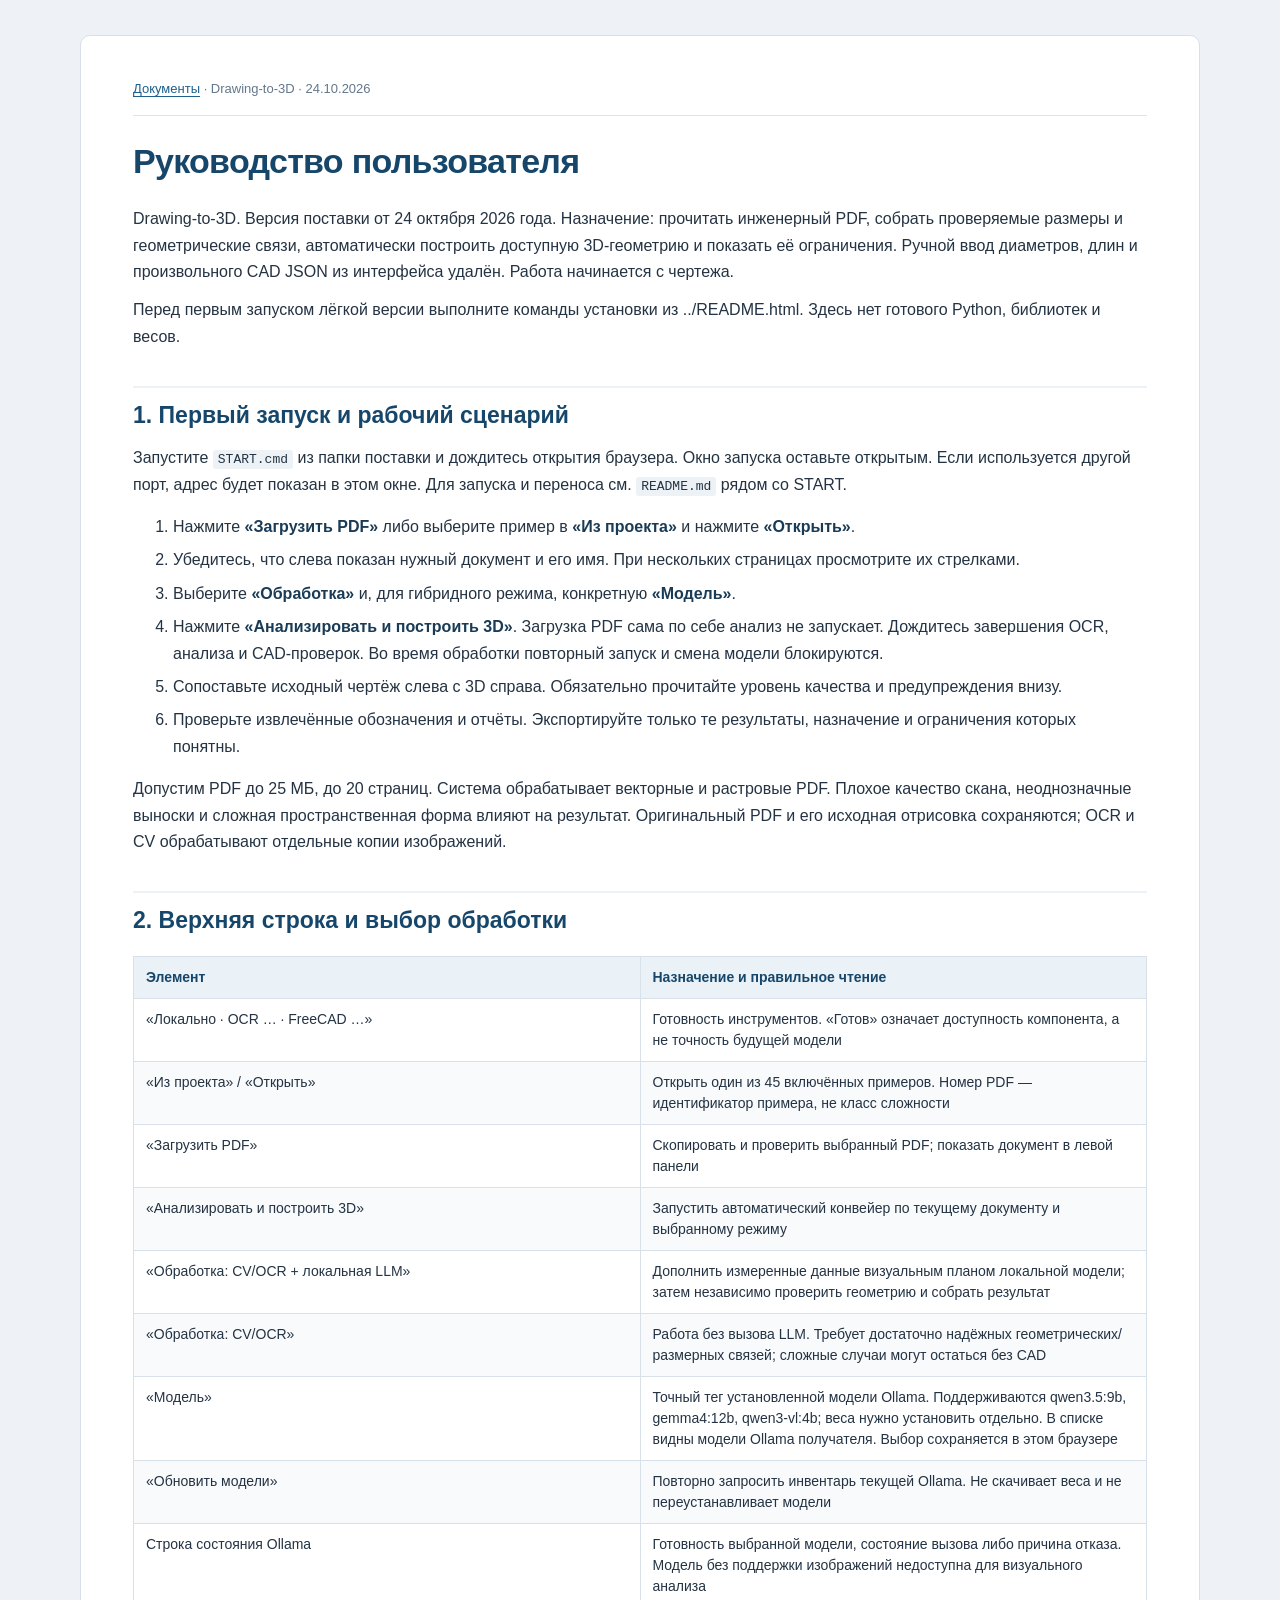
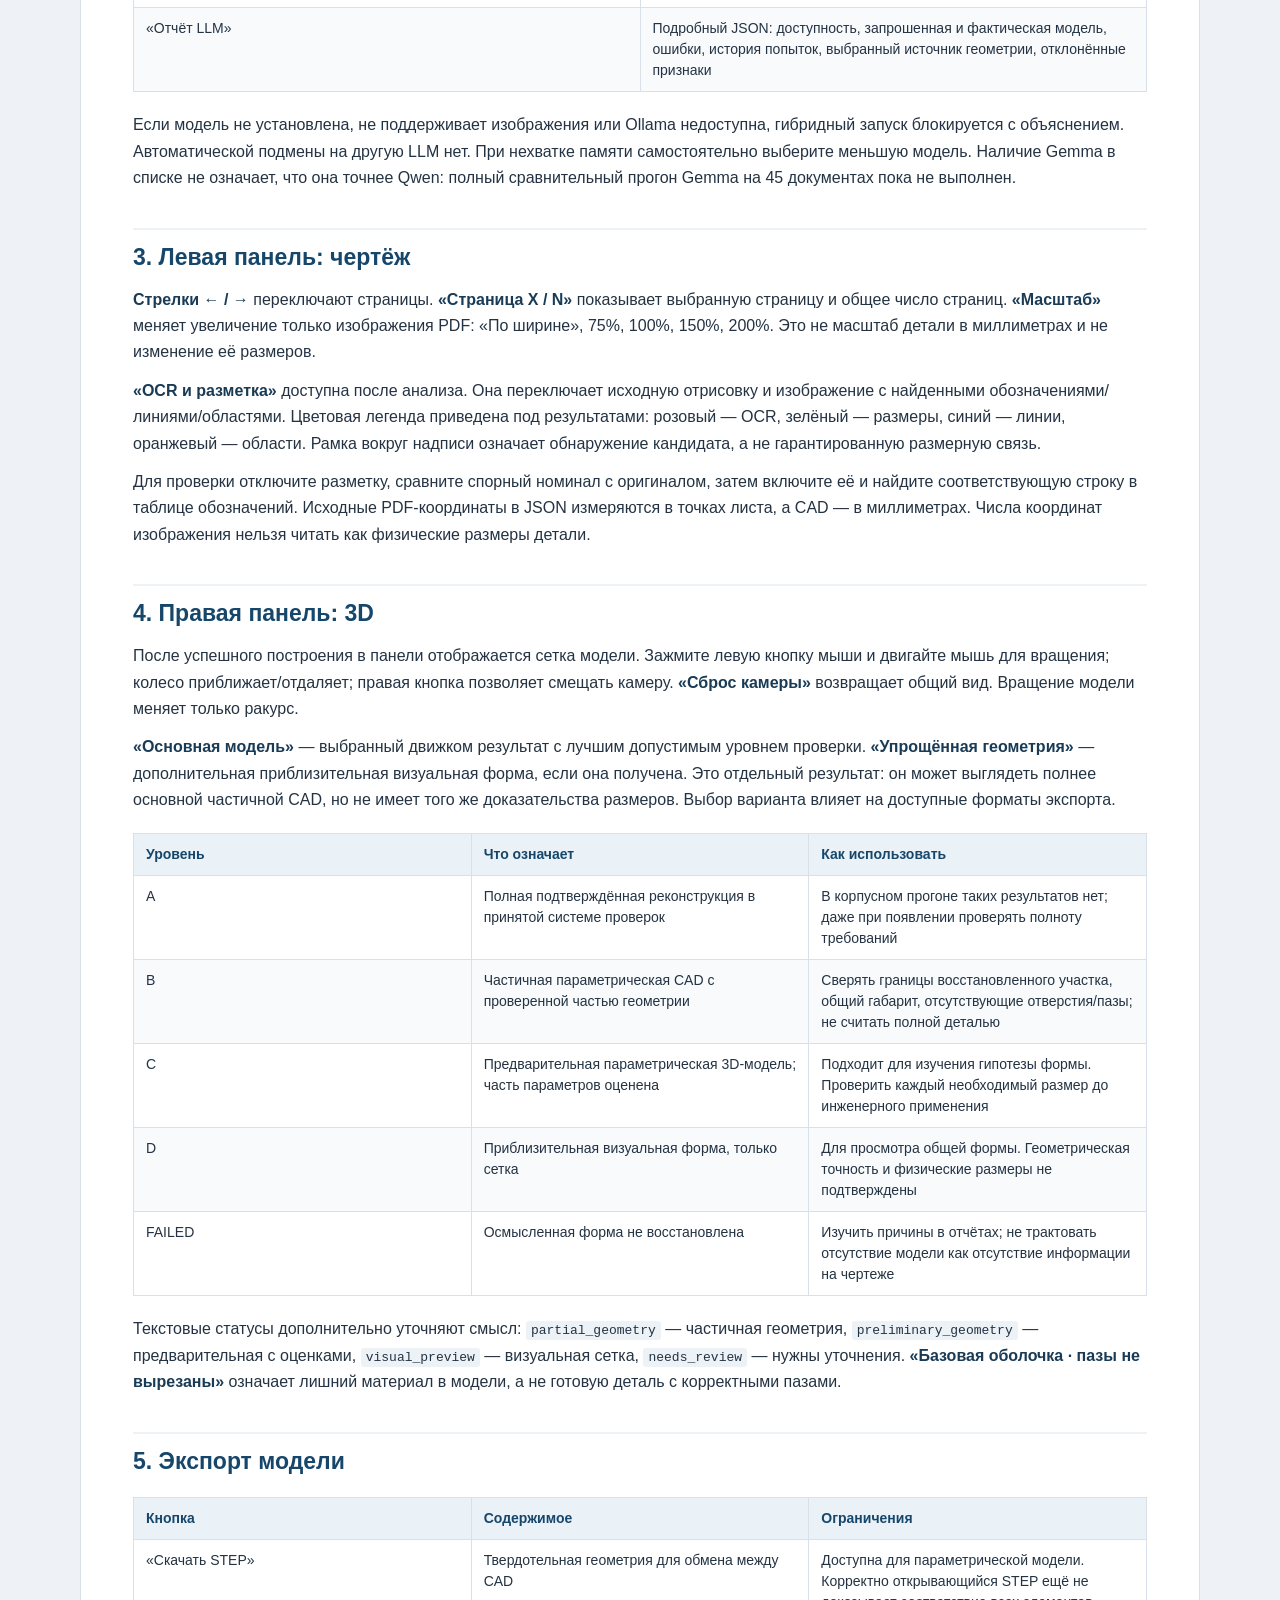
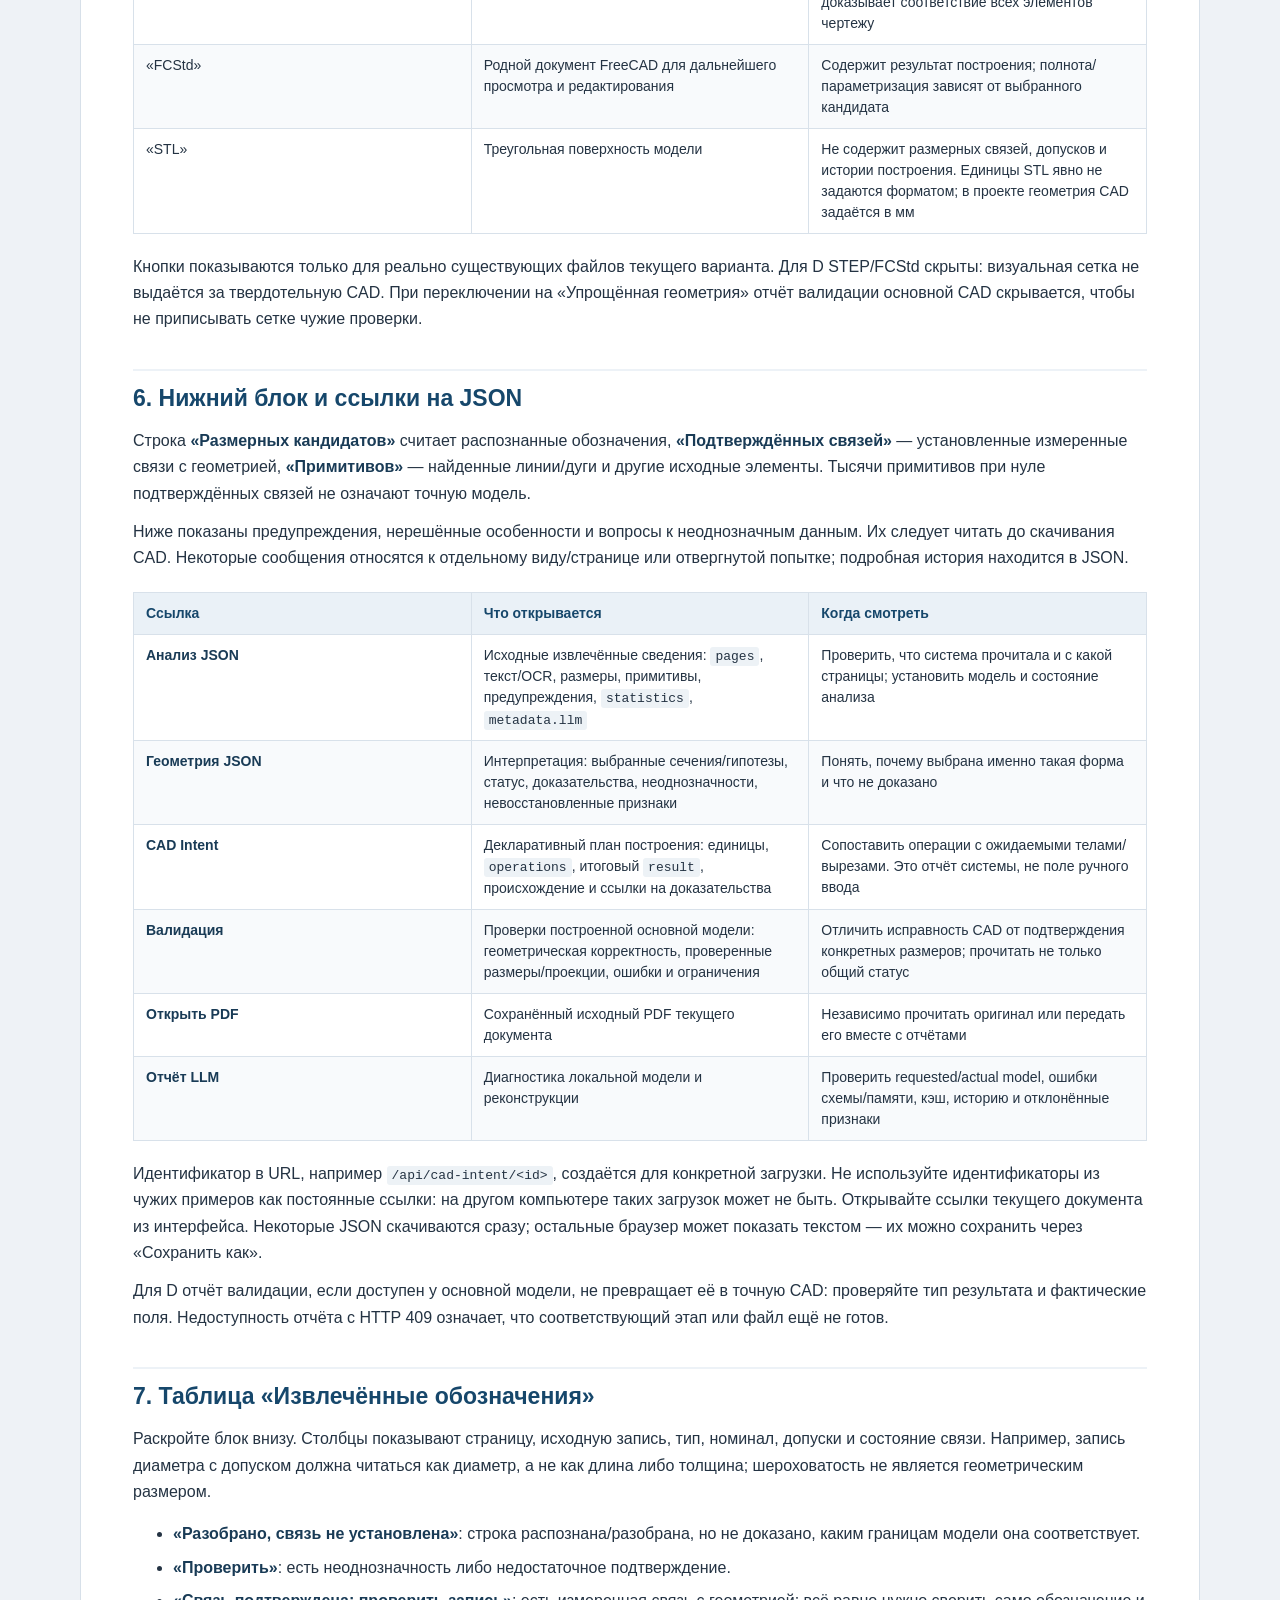
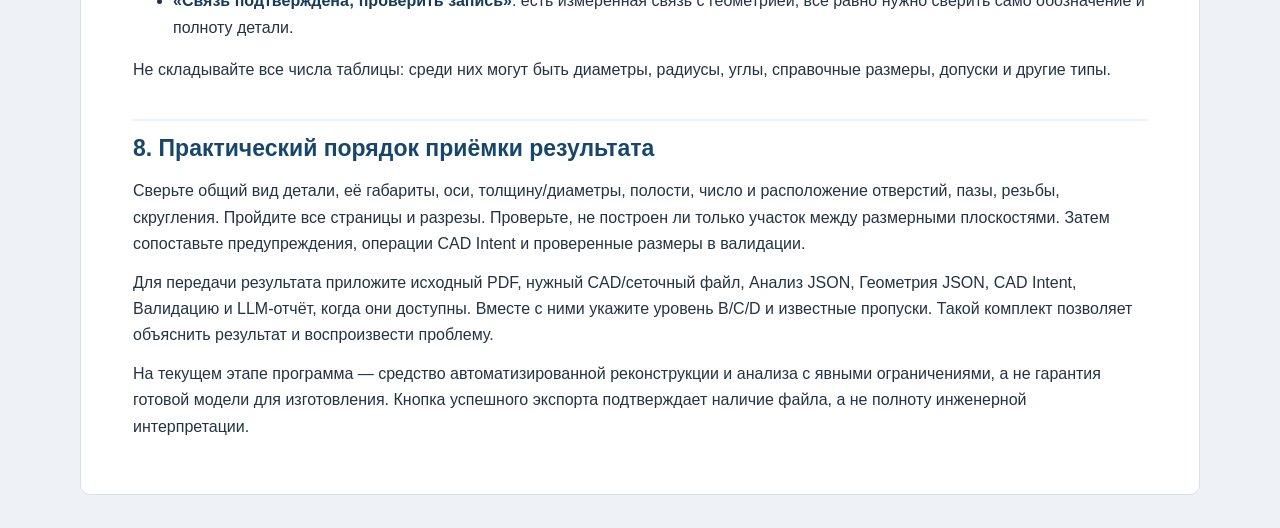
<file: docs/руководство пользователя.html>
<!doctype html><html lang="ru"><head><meta charset="utf-8"><meta name="viewport" content="width=device-width,initial-scale=1"><title>Руководство пользователя</title><style>
*{box-sizing:border-box}body{font:16px/1.65 "Segoe UI",Arial,sans-serif;color:#243343;background:#eef2f6;margin:0}
main{max-width:1120px;margin:35px auto;background:white;padding:42px 52px;border-radius:10px;border:1px solid #d7e0e9}
nav{font-size:13px;color:#63778b;border-bottom:1px solid #dce5ee;padding-bottom:16px;margin-bottom:25px}
h1{font-size:34px;line-height:1.2;letter-spacing:-.7px;margin:0 0 24px;color:#16476b}
h2{font-size:23px;line-height:1.35;margin:36px 0 14px;padding-top:12px;border-top:2px solid #edf2f7;color:#16476b}
h3{font-size:19px;margin-top:27px}p{margin:12px 0}a{color:#1e608c;text-underline-offset:3px}
table{border-collapse:collapse;width:100%;font-size:14px;line-height:1.5;margin:20px 0;table-layout:fixed}
th,td{border:1px solid #d8e1ea;padding:10px 12px;text-align:left;vertical-align:top;overflow-wrap:anywhere}
th{background:#eaf1f7;color:#16476b}tr:nth-child(even) td{background:#f8fafc}
code{background:#edf2f6;padding:2px 5px;border-radius:3px;font:13px/1.5 Consolas,monospace;overflow-wrap:anywhere}
pre{padding:18px;background:#172e43;color:#e5eef6;overflow:auto;border-radius:5px}pre code{background:none;color:inherit;padding:0}
li{margin:7px 0}strong{color:#193b56}.source{font-size:13px;margin-top:40px;color:#718091}
@media(max-width:800px){main{margin:0;padding:24px 18px;border:0;border-radius:0}h1{font-size:28px}table{font-size:12px}th,td{padding:7px}}
@page{size:A4;margin:18mm 15mm}@media print{body{background:white;font-size:10pt}main{margin:0;padding:0;border:0;max-width:none}nav,.source{display:none}h1{font-size:25pt}h2{font-size:16pt;break-after:avoid}h3{break-after:avoid}table{font-size:8pt}thead{display:table-header-group}tr{break-inside:avoid}pre{white-space:pre-wrap}a{color:inherit;text-decoration:none}}
</style></head><body><main><nav><a href="index.html">Документы</a> · Drawing-to-3D · 24.10.2026</nav><h1>Руководство пользователя</h1>
<p>Drawing-to-3D. Версия поставки от 24 октября 2026 года. Назначение: прочитать инженерный PDF, собрать проверяемые размеры и геометрические связи, автоматически построить доступную 3D-геометрию и показать её ограничения. Ручной ввод диаметров, длин и произвольного CAD JSON из интерфейса удалён. Работа начинается с чертежа.</p>
<p>Перед первым запуском лёгкой версии выполните команды установки из ../README.html. Здесь нет готового Python, библиотек и весов.</p>
<h2>1. Первый запуск и рабочий сценарий</h2>
<p>Запустите <code>START.cmd</code> из папки поставки и дождитесь открытия браузера. Окно запуска оставьте открытым. Если используется другой порт, адрес будет показан в этом окне. Для запуска и переноса см. <code>README.md</code> рядом со START.</p>
<ol><li>Нажмите <strong>«Загрузить PDF»</strong> либо выберите пример в <strong>«Из проекта»</strong> и нажмите <strong>«Открыть»</strong>.</li><li>Убедитесь, что слева показан нужный документ и его имя. При нескольких страницах просмотрите их стрелками.</li><li>Выберите <strong>«Обработка»</strong> и, для гибридного режима, конкретную <strong>«Модель»</strong>.</li><li>Нажмите <strong>«Анализировать и построить 3D»</strong>. Загрузка PDF сама по себе анализ не запускает. Дождитесь завершения OCR, анализа и CAD-проверок. Во время обработки повторный запуск и смена модели блокируются.</li><li>Сопоставьте исходный чертёж слева с 3D справа. Обязательно прочитайте уровень качества и предупреждения внизу.</li><li>Проверьте извлечённые обозначения и отчёты. Экспортируйте только те результаты, назначение и ограничения которых понятны.</li></ol>
<p>Допустим PDF до 25 МБ, до 20 страниц. Система обрабатывает векторные и растровые PDF. Плохое качество скана, неоднозначные выноски и сложная пространственная форма влияют на результат. Оригинальный PDF и его исходная отрисовка сохраняются; OCR и CV обрабатывают отдельные копии изображений.</p>
<h2>2. Верхняя строка и выбор обработки</h2>
<table><thead><tr><th>Элемент</th><th>Назначение и правильное чтение</th></tr></thead><tbody><tr><td>«Локально · OCR … · FreeCAD …»</td><td>Готовность инструментов. «Готов» означает доступность компонента, а не точность будущей модели</td></tr><tr><td>«Из проекта» / «Открыть»</td><td>Открыть один из 45 включённых примеров. Номер PDF — идентификатор примера, не класс сложности</td></tr><tr><td>«Загрузить PDF»</td><td>Скопировать и проверить выбранный PDF; показать документ в левой панели</td></tr><tr><td>«Анализировать и построить 3D»</td><td>Запустить автоматический конвейер по текущему документу и выбранному режиму</td></tr><tr><td>«Обработка: CV/OCR + локальная LLM»</td><td>Дополнить измеренные данные визуальным планом локальной модели; затем независимо проверить геометрию и собрать результат</td></tr><tr><td>«Обработка: CV/OCR»</td><td>Работа без вызова LLM. Требует достаточно надёжных геометрических/размерных связей; сложные случаи могут остаться без CAD</td></tr><tr><td>«Модель»</td><td>Точный тег установленной модели Ollama. Поддерживаются qwen3.5:9b, gemma4:12b, qwen3-vl:4b; веса нужно установить отдельно. В списке видны модели Ollama получателя. Выбор сохраняется в этом браузере</td></tr><tr><td>«Обновить модели»</td><td>Повторно запросить инвентарь текущей Ollama. Не скачивает веса и не переустанавливает модели</td></tr><tr><td>Строка состояния Ollama</td><td>Готовность выбранной модели, состояние вызова либо причина отказа. Модель без поддержки изображений недоступна для визуального анализа</td></tr><tr><td>«Отчёт LLM»</td><td>Подробный JSON: доступность, запрошенная и фактическая модель, ошибки, история попыток, выбранный источник геометрии, отклонённые признаки</td></tr></tbody></table>
<p>Если модель не установлена, не поддерживает изображения или Ollama недоступна, гибридный запуск блокируется с объяснением. Автоматической подмены на другую LLM нет. При нехватке памяти самостоятельно выберите меньшую модель. Наличие Gemma в списке не означает, что она точнее Qwen: полный сравнительный прогон Gemma на 45 документах пока не выполнен.</p>
<h2>3. Левая панель: чертёж</h2>
<p><strong>Стрелки ← / →</strong> переключают страницы. <strong>«Страница X / N»</strong> показывает выбранную страницу и общее число страниц. <strong>«Масштаб»</strong> меняет увеличение только изображения PDF: «По ширине», 75%, 100%, 150%, 200%. Это не масштаб детали в миллиметрах и не изменение её размеров.</p>
<p><strong>«OCR и разметка»</strong> доступна после анализа. Она переключает исходную отрисовку и изображение с найденными обозначениями/линиями/областями. Цветовая легенда приведена под результатами: розовый — OCR, зелёный — размеры, синий — линии, оранжевый — области. Рамка вокруг надписи означает обнаружение кандидата, а не гарантированную размерную связь.</p>
<p>Для проверки отключите разметку, сравните спорный номинал с оригиналом, затем включите её и найдите соответствующую строку в таблице обозначений. Исходные PDF-координаты в JSON измеряются в точках листа, а CAD — в миллиметрах. Числа координат изображения нельзя читать как физические размеры детали.</p>
<h2>4. Правая панель: 3D</h2>
<p>После успешного построения в панели отображается сетка модели. Зажмите левую кнопку мыши и двигайте мышь для вращения; колесо приближает/отдаляет; правая кнопка позволяет смещать камеру. <strong>«Сброс камеры»</strong> возвращает общий вид. Вращение модели меняет только ракурс.</p>
<p><strong>«Основная модель»</strong> — выбранный движком результат с лучшим допустимым уровнем проверки. <strong>«Упрощённая геометрия»</strong> — дополнительная приблизительная визуальная форма, если она получена. Это отдельный результат: он может выглядеть полнее основной частичной CAD, но не имеет того же доказательства размеров. Выбор варианта влияет на доступные форматы экспорта.</p>
<table><thead><tr><th>Уровень</th><th>Что означает</th><th>Как использовать</th></tr></thead><tbody><tr><td>A</td><td>Полная подтверждённая реконструкция в принятой системе проверок</td><td>В корпусном прогоне таких результатов нет; даже при появлении проверять полноту требований</td></tr><tr><td>B</td><td>Частичная параметрическая CAD с проверенной частью геометрии</td><td>Сверять границы восстановленного участка, общий габарит, отсутствующие отверстия/пазы; не считать полной деталью</td></tr><tr><td>C</td><td>Предварительная параметрическая 3D-модель; часть параметров оценена</td><td>Подходит для изучения гипотезы формы. Проверить каждый необходимый размер до инженерного применения</td></tr><tr><td>D</td><td>Приблизительная визуальная форма, только сетка</td><td>Для просмотра общей формы. Геометрическая точность и физические размеры не подтверждены</td></tr><tr><td>FAILED</td><td>Осмысленная форма не восстановлена</td><td>Изучить причины в отчётах; не трактовать отсутствие модели как отсутствие информации на чертеже</td></tr></tbody></table>
<p>Текстовые статусы дополнительно уточняют смысл: <code>partial_geometry</code> — частичная геометрия, <code>preliminary_geometry</code> — предварительная с оценками, <code>visual_preview</code> — визуальная сетка, <code>needs_review</code> — нужны уточнения. <strong>«Базовая оболочка · пазы не вырезаны»</strong> означает лишний материал в модели, а не готовую деталь с корректными пазами.</p>
<h2>5. Экспорт модели</h2>
<table><thead><tr><th>Кнопка</th><th>Содержимое</th><th>Ограничения</th></tr></thead><tbody><tr><td>«Скачать STEP»</td><td>Твердотельная геометрия для обмена между CAD</td><td>Доступна для параметрической модели. Корректно открывающийся STEP ещё не доказывает соответствие всех элементов чертежу</td></tr><tr><td>«FCStd»</td><td>Родной документ FreeCAD для дальнейшего просмотра и редактирования</td><td>Содержит результат построения; полнота/параметризация зависят от выбранного кандидата</td></tr><tr><td>«STL»</td><td>Треугольная поверхность модели</td><td>Не содержит размерных связей, допусков и истории построения. Единицы STL явно не задаются форматом; в проекте геометрия CAD задаётся в мм</td></tr></tbody></table>
<p>Кнопки показываются только для реально существующих файлов текущего варианта. Для D STEP/FCStd скрыты: визуальная сетка не выдаётся за твердотельную CAD. При переключении на «Упрощённая геометрия» отчёт валидации основной CAD скрывается, чтобы не приписывать сетке чужие проверки.</p>
<h2>6. Нижний блок и ссылки на JSON</h2>
<p>Строка <strong>«Размерных кандидатов»</strong> считает распознанные обозначения, <strong>«Подтверждённых связей»</strong> — установленные измеренные связи с геометрией, <strong>«Примитивов»</strong> — найденные линии/дуги и другие исходные элементы. Тысячи примитивов при нуле подтверждённых связей не означают точную модель.</p>
<p>Ниже показаны предупреждения, нерешённые особенности и вопросы к неоднозначным данным. Их следует читать до скачивания CAD. Некоторые сообщения относятся к отдельному виду/странице или отвергнутой попытке; подробная история находится в JSON.</p>
<table><thead><tr><th>Ссылка</th><th>Что открывается</th><th>Когда смотреть</th></tr></thead><tbody><tr><td><strong>Анализ JSON</strong></td><td>Исходные извлечённые сведения: <code>pages</code>, текст/OCR, размеры, примитивы, предупреждения, <code>statistics</code>, <code>metadata.llm</code></td><td>Проверить, что система прочитала и с какой страницы; установить модель и состояние анализа</td></tr><tr><td><strong>Геометрия JSON</strong></td><td>Интерпретация: выбранные сечения/гипотезы, статус, доказательства, неоднозначности, невосстановленные признаки</td><td>Понять, почему выбрана именно такая форма и что не доказано</td></tr><tr><td><strong>CAD Intent</strong></td><td>Декларативный план построения: единицы, <code>operations</code>, итоговый <code>result</code>, происхождение и ссылки на доказательства</td><td>Сопоставить операции с ожидаемыми телами/вырезами. Это отчёт системы, не поле ручного ввода</td></tr><tr><td><strong>Валидация</strong></td><td>Проверки построенной основной модели: геометрическая корректность, проверенные размеры/проекции, ошибки и ограничения</td><td>Отличить исправность CAD от подтверждения конкретных размеров; прочитать не только общий статус</td></tr><tr><td><strong>Открыть PDF</strong></td><td>Сохранённый исходный PDF текущего документа</td><td>Независимо прочитать оригинал или передать его вместе с отчётами</td></tr><tr><td><strong>Отчёт LLM</strong></td><td>Диагностика локальной модели и реконструкции</td><td>Проверить requested/actual model, ошибки схемы/памяти, кэш, историю и отклонённые признаки</td></tr></tbody></table>
<p>Идентификатор в URL, например <code>/api/cad-intent/&lt;id&gt;</code>, создаётся для конкретной загрузки. Не используйте идентификаторы из чужих примеров как постоянные ссылки: на другом компьютере таких загрузок может не быть. Открывайте ссылки текущего документа из интерфейса. Некоторые JSON скачиваются сразу; остальные браузер может показать текстом — их можно сохранить через «Сохранить как».</p>
<p>Для D отчёт валидации, если доступен у основной модели, не превращает её в точную CAD: проверяйте тип результата и фактические поля. Недоступность отчёта с HTTP 409 означает, что соответствующий этап или файл ещё не готов.</p>
<h2>7. Таблица «Извлечённые обозначения»</h2>
<p>Раскройте блок внизу. Столбцы показывают страницу, исходную запись, тип, номинал, допуски и состояние связи. Например, запись диаметра с допуском должна читаться как диаметр, а не как длина либо толщина; шероховатость не является геометрическим размером.</p>
<ul><li><strong>«Разобрано, связь не установлена»</strong>: строка распознана/разобрана, но не доказано, каким границам модели она соответствует.</li><li><strong>«Проверить»</strong>: есть неоднозначность либо недостаточное подтверждение.</li><li><strong>«Связь подтверждена; проверить запись»</strong>: есть измеренная связь с геометрией; всё равно нужно сверить само обозначение и полноту детали.</li></ul>
<p>Не складывайте все числа таблицы: среди них могут быть диаметры, радиусы, углы, справочные размеры, допуски и другие типы.</p>
<h2>8. Практический порядок приёмки результата</h2>
<p>Сверьте общий вид детали, её габариты, оси, толщину/диаметры, полости, число и расположение отверстий, пазы, резьбы, скругления. Пройдите все страницы и разрезы. Проверьте, не построен ли только участок между размерными плоскостями. Затем сопоставьте предупреждения, операции CAD Intent и проверенные размеры в валидации.</p>
<p>Для передачи результата приложите исходный PDF, нужный CAD/сеточный файл, Анализ JSON, Геометрия JSON, CAD Intent, Валидацию и LLM-отчёт, когда они доступны. Вместе с ними укажите уровень B/C/D и известные пропуски. Такой комплект позволяет объяснить результат и воспроизвести проблему.</p>
<p>На текущем этапе программа — средство автоматизированной реконструкции и анализа с явными ограничениями, а не гарантия готовой модели для изготовления. Кнопка успешного экспорта подтверждает наличие файла, а не полноту инженерной интерпретации.</p></main></body></html>
</file>
